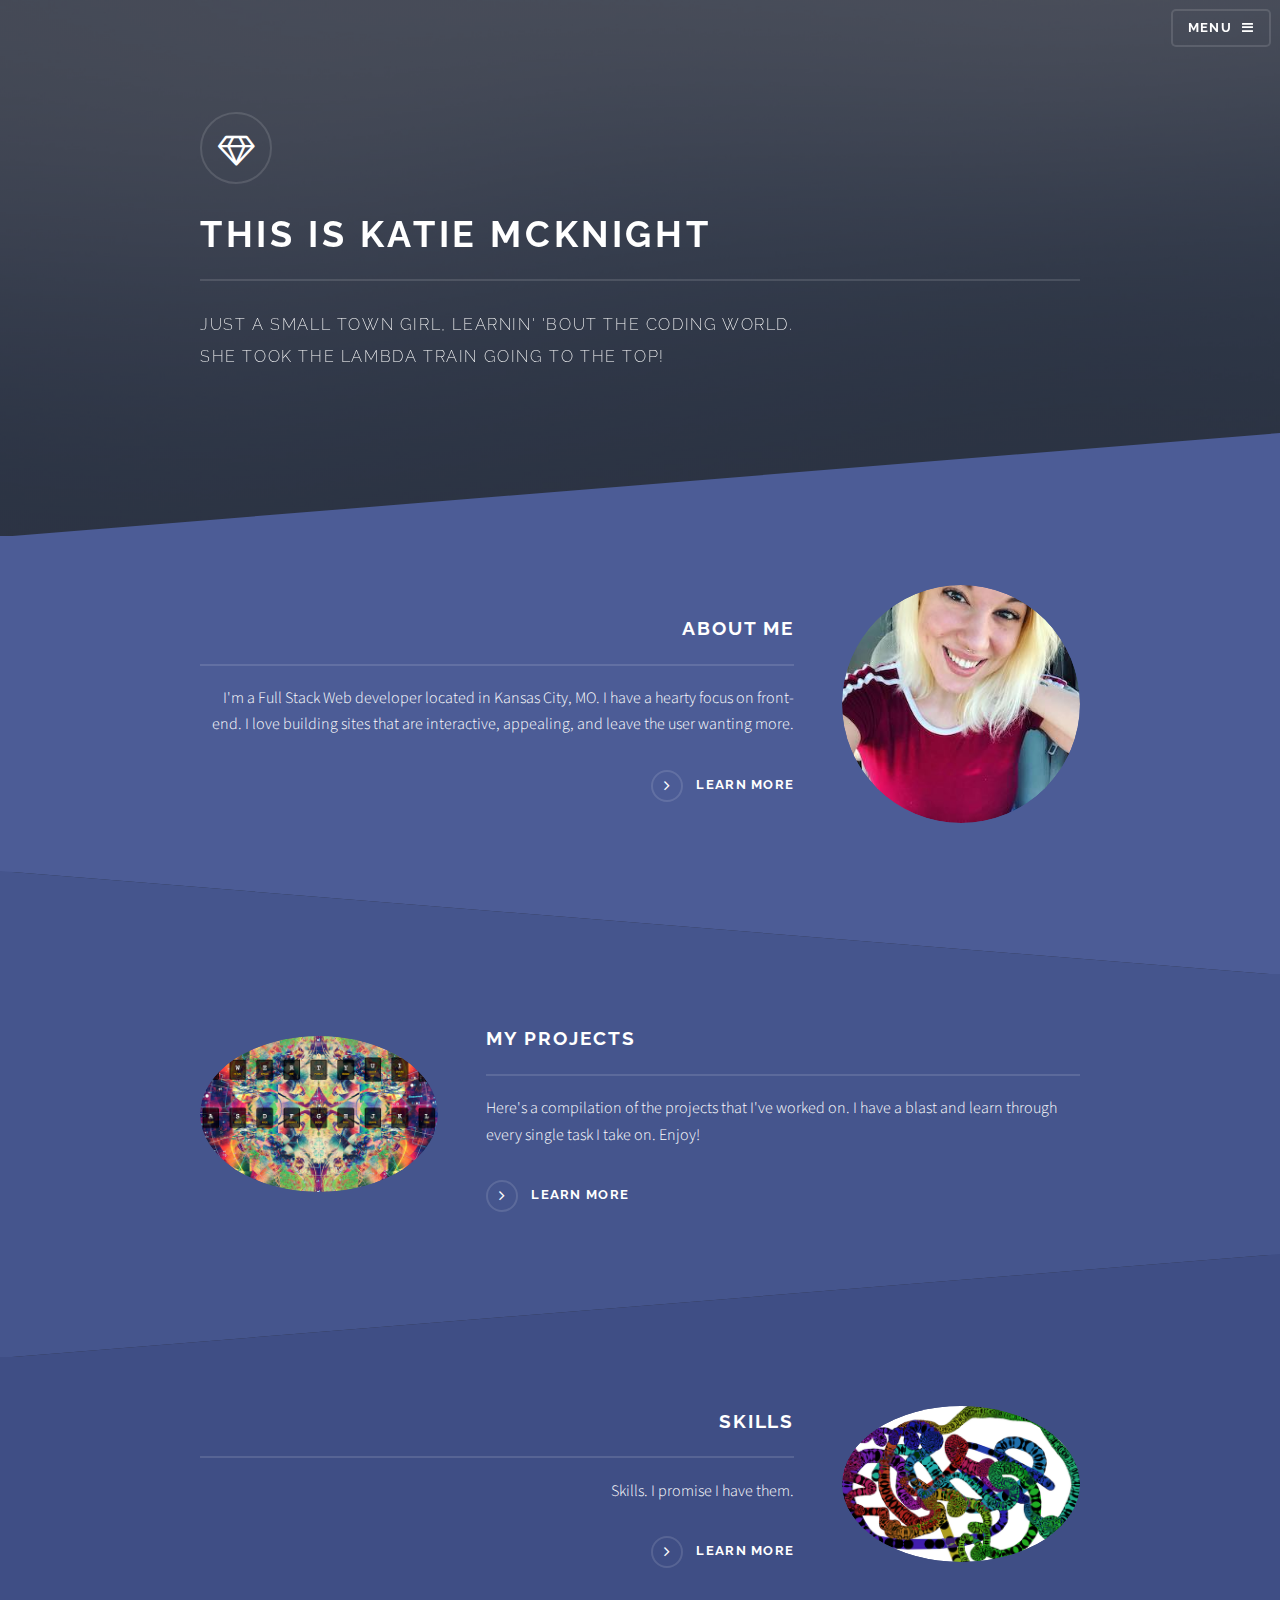
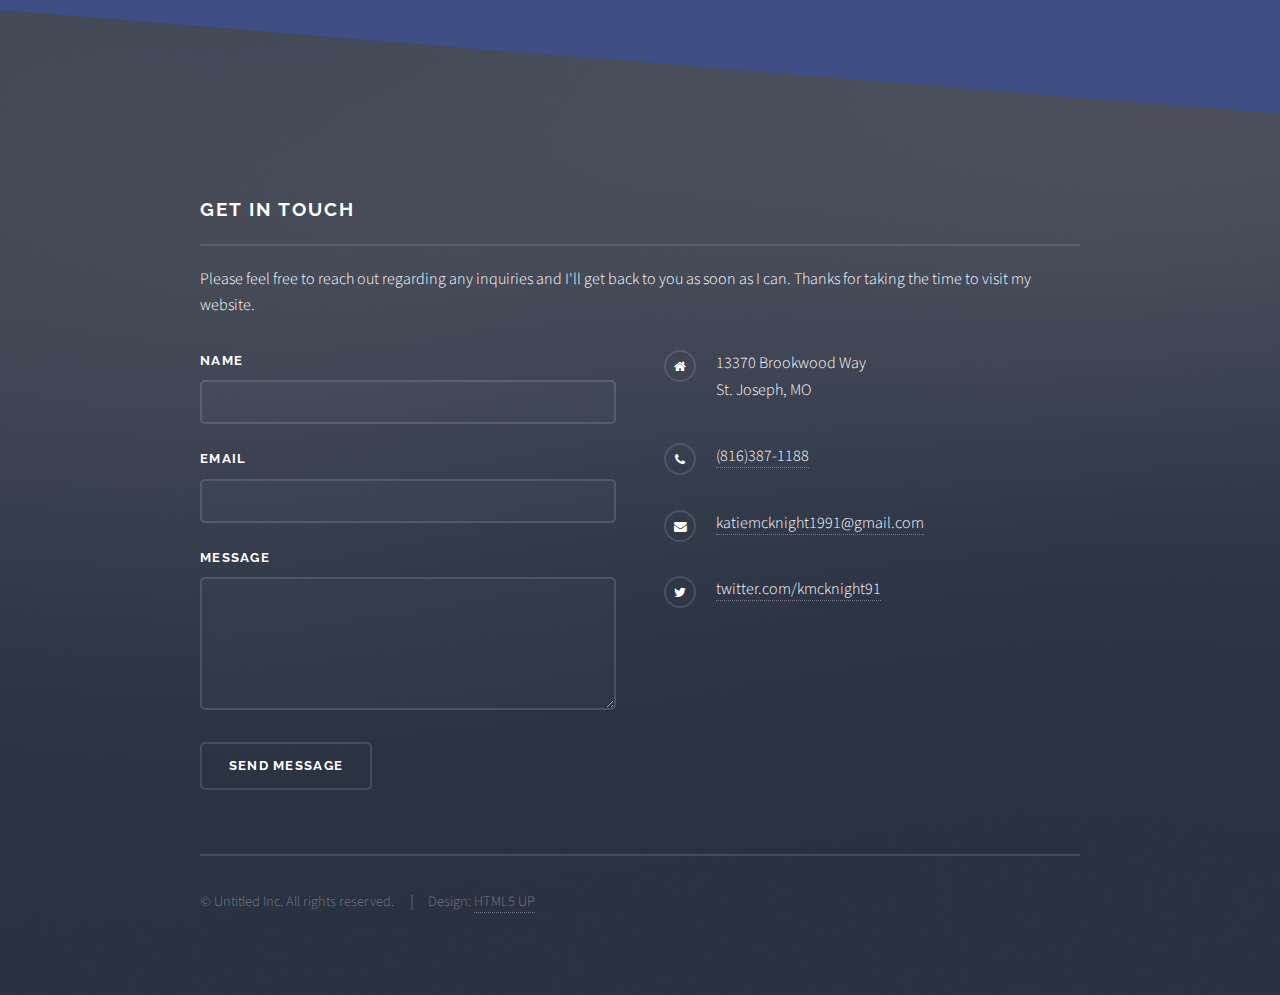
<file: index.html>
<!DOCTYPE html>
<!--
	Solid State by HTML5 UP
	html5up.net | @ajlkn
	Free for personal and commercial use under the CCA 3.0 license (html5up.net/license)
-->
<html>
  <head>
    <title>Katie McKnight</title>
    <meta charset="utf-8" />
    <meta
      name="viewport"
      content="width=device-width, initial-scale=1, user-scalable=no"
    />
    <link rel="stylesheet" href="assets/css/main.css" />
    <noscript><link rel="stylesheet" href="assets/css/noscript.css"/></noscript>
  </head>
  <body class="is-preload">
    <!-- Page Wrapper -->
    <div id="page-wrapper">
      <!-- Header -->
      <header id="header" class="alt">
        <h1><a href="index.html">Katie McKnight</a></h1>
        <nav>
          <a href="#menu">Menu</a>
        </nav>
      </header>

      <!-- Menu -->
      <nav id="menu">
        <div class="inner">
          <h2>Menu</h2>
          <ul class="links">
            <li><a href="index.html">Home</a></li>
            <li><a href="generic.html">About Me</a></li>
            <li><a href="elements.html">My Projects</a></li>
          </ul>
          <a href="#" class="close">Close</a>
        </div>
      </nav>

      <!-- Banner -->
      <section id="banner">
        <div class="inner">
          <div class="logo"><span class="icon fa-diamond"></span></div>
          <h2>This is Katie McKnight</h2>
          <p>
            Just a small town girl, learnin' 'bout the coding world. <br />
            She took the Lambda Train going to the top!
          </p>
        </div>
      </section>

      <!-- Wrapper -->
      <section id="wrapper">
        <!-- One -->
        <section id="one" class="wrapper spotlight style1">
          <div class="inner">
            <a href="#" class="image"><img src="images/me.jpg" alt=""/></a>
            <div class="content">
              <h2 class="major">About Me</h2>
              <p>
                I'm a Full Stack Web developer located in Kansas City, MO. I
                have a hearty focus on front-end. I love building sites that are
                interactive, appealing, and leave the user wanting more.
              </p>
              <a href="generic.html" class="special">Learn more</a>
            </div>
          </div>
        </section>

        <!-- Two -->
        <section id="two" class="wrapper alt spotlight style2">
          <div class="inner">
            <a href="#" class="image"><img src="images/pic04.png" alt=""/></a>
            <div class="content">
              <h2 class="major">My Projects</h2>
              <p>
                Here's a compilation of the projects that I've worked on. I have
                a blast and learn through every single task I take on. Enjoy!
              </p>
              <a href="elements.html" class="special">Learn more</a>
            </div>
          </div>
        </section>

        <!-- Three -->
        <section id="three" class="wrapper spotlight style3">
          <div class="inner">
            <a href="#" class="image"><img src="images/pic05.png" alt=""/></a>
            <div class="content">
              <h2 class="major">Skills</h2>
              <p>
                Skills. I promise I have them.
              </p>
              <a href="#" class="special">Learn more</a>
            </div>
          </div>
        </section>

        <!-- Four
        <section id="four" class="wrapper alt style1">
          <div class="inner">
            <h2 class="major">Vitae phasellus</h2>
            <p>
              Cras mattis ante fermentum, malesuada neque vitae, eleifend erat.
              Phasellus non pulvinar erat. Fusce tincidunt, nisl eget mattis
              egestas, purus ipsum consequat orci, sit amet lobortis lorem lacus
              in tellus. Sed ac elementum arcu. Quisque placerat auctor laoreet.
            </p>
            <section class="features">
              <article>
                <a href="#" class="image"
                  ><img src="images/pic04.jpg" alt=""
                /></a>
                <h3 class="major">Sed feugiat lorem</h3>
                <p>
                  Lorem ipsum dolor sit amet, consectetur adipiscing vehicula id
                  nulla dignissim dapibus ultrices.
                </p>
                <a href="#" class="special">Learn more</a>
              </article>
              <article>
                <a href="#" class="image"
                  ><img src="images/pic05.jpg" alt=""
                /></a>
                <h3 class="major">Nisl placerat</h3>
                <p>
                  Lorem ipsum dolor sit amet, consectetur adipiscing vehicula id
                  nulla dignissim dapibus ultrices.
                </p>
                <a href="#" class="special">Learn more</a>
              </article>
              <article>
                <a href="#" class="image"
                  ><img src="images/pic06.jpg" alt=""
                /></a>
                <h3 class="major">Ante fermentum</h3>
                <p>
                  Lorem ipsum dolor sit amet, consectetur adipiscing vehicula id
                  nulla dignissim dapibus ultrices.
                </p>
                <a href="#" class="special">Learn more</a>
              </article>
              <article>
                <a href="#" class="image"
                  ><img src="images/pic07.jpg" alt=""
                /></a>
                <h3 class="major">Fusce consequat</h3>
                <p>
                  Lorem ipsum dolor sit amet, consectetur adipiscing vehicula id
                  nulla dignissim dapibus ultrices.
                </p>
                <a href="#" class="special">Learn more</a>
              </article>
            </section>
            <ul class="actions">
              <li><a href="#" class="button">Browse All</a></li>
            </ul>
          </div>
        </section>
      </section> -->

      <!-- Footer -->
      <section id="footer">
        <div class="inner">
          <h2 class="major">Get in touch</h2>
          <p>
            Please feel free to reach out regarding any inquiries and I'll get
            back to you as soon as I can. Thanks for taking the time to visit my
            website.
          </p>
          <form action="https://formspree.io/katiemcknight1991@gmail.com" method="POST">
            <div class="fields">
              <div class="field">
                <label for="name">Name</label>
                <input type="text" name="name" id="name" />
              </div>
              <div class="field">
                <label for="email">Email</label>
                <input type="email" name="email" id="email" />
              </div>
              <div class="field">
                <label for="message">Message</label>
                <textarea name="message" id="message" rows="4"></textarea>
              </div>
            </div>
            <ul class="actions">
              <li><input type="submit" value="Send Message" /></li>
            </ul>
          </form>
          <ul class="contact">
            <li class="fa-home">
              13370 Brookwood Way<br />
              St. Joseph, MO
            </li>
            <li class="fa-phone">
              <a href="tel: 8163871188">(816)387-1188</a>
            </li>
            <li class="fa-envelope">
              <a href="mailto: katiemcknight1991@gmail.com"
                >katiemcknight1991@gmail.com</a
              >
            </li>
            <li class="fa-twitter">
              <a href="https://twitter.com/kmcknight91"
                >twitter.com/kmcknight91</a
              >
            </li>
          </ul>

          <ul class="copyright">
            <li>&copy; Untitled Inc. All rights reserved.</li>
            <li>Design: <a href="http://html5up.net">HTML5 UP</a></li>
          </ul>
        </div>
      </section>
    </div>

    <!-- Scripts -->
    <script src="assets/js/jquery.min.js"></script>
    <script src="assets/js/jquery.scrollex.min.js"></script>
    <script src="assets/js/browser.min.js"></script>
    <script src="assets/js/breakpoints.min.js"></script>
    <script src="assets/js/util.js"></script>
    <script src="assets/js/main.js"></script>
  </body>
</html>
</file>
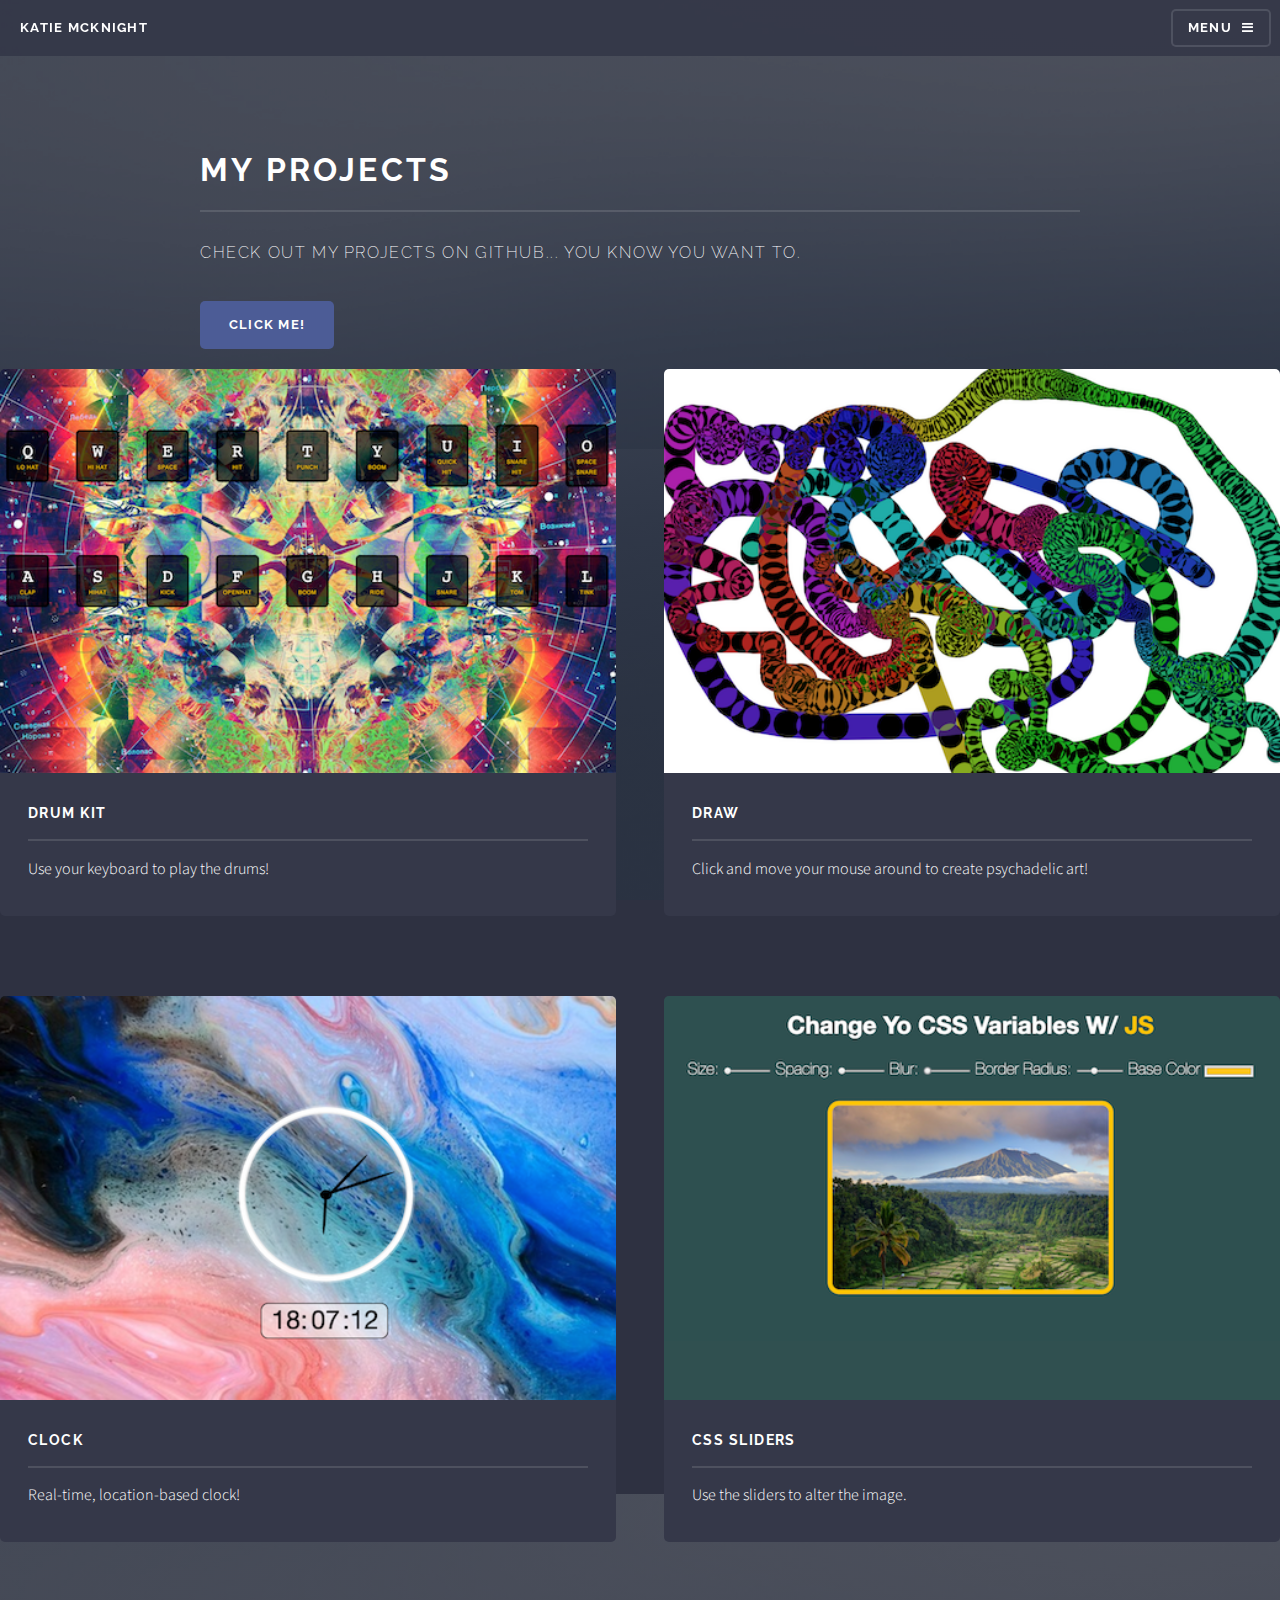
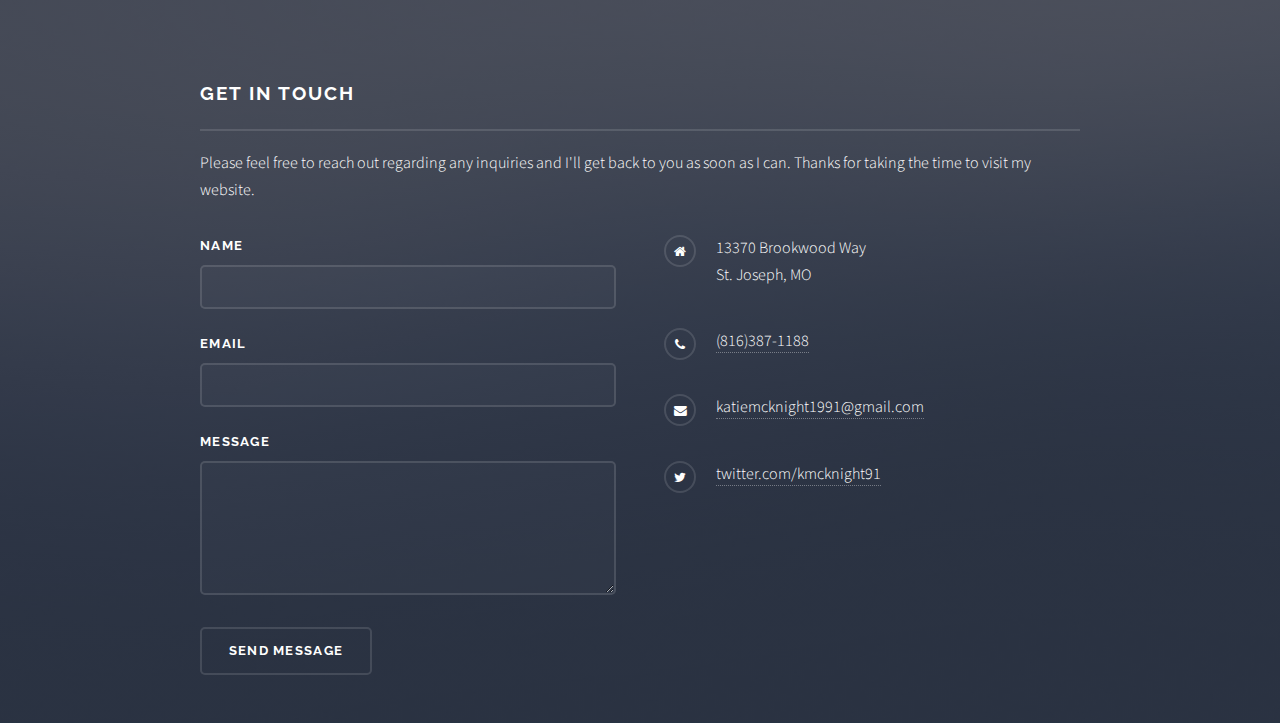
<file: elements.html>
<!DOCTYPE html>
<!--
	Solid State by HTML5 UP
	html5up.net | @ajlkn
	Free for personal and commercial use under the CCA 3.0 license (html5up.net/license)
-->
<html>
  <head>
    <title>Katie McKnight - My Projects</title>
    <meta charset="utf-8" />
    <meta
      name="viewport"
      content="width=device-width, initial-scale=1, user-scalable=no"
    />
    <link rel="stylesheet" href="assets/css/main.css" />
    <noscript><link rel="stylesheet" href="assets/css/noscript.css"/></noscript>
  </head>
  <body class="is-preload">
    <!-- Page Wrapper -->
    <div id="page-wrapper">
      <!-- Header -->
      <header id="header">
        <h1><a href="index.html">Katie McKnight</a></h1>
        <nav>
          <a href="#menu">Menu</a>
        </nav>
      </header>

      <!-- Menu -->
      <nav id="menu">
        <div class="inner">
          <h2>Menu</h2>
          <ul class="links">
            <li><a href="index.html">Home</a></li>
            <li><a href="generic.html">About Me</a></li>
            <li><a href="elements.html">My Projects</a></li>
          </ul>
          <a href="#" class="close">Close</a>
        </div>
      </nav>

      <!-- Wrapper -->
      <section id="wrapper">
        <header>
          <div class="inner">
            <h2>My Projects</h2>
            <p>Check out my projects on Github... you know you want to.</p>
            <a href="https://github.com/kmcknight1" class="button primary">Click Me!</a>
          </div>
		</header>
		
		
        <div class="project-wrapper">
			<section class="features">
				<article>
				  <a href="https://fervent-varahamihira-4c3225.netlify.com/" class="image"
					><img src="images/pic04.png" alt=""
				  /></a>
				  <h3 class="major">Drum Kit</h3>
				  <p>
					Use your keyboard to play the drums!
				  </p>
				</article>
				<article>
				  <a href="https://objective-einstein-77d300.netlify.com/" class="image"
					><img src="images/pic05.png" alt=""
				  /></a>
				  <h3 class="major">Draw</h3>
				  <p>
					Click and move your mouse around to create psychadelic art!
				  </p>
				 
				</article>
			  </section>
			  <section class="features">
				<article>
				  <a href="https://eloquent-mcclintock-1661f2.netlify.com/" class="image"
					><img src="images/pic07.png" alt=""
				  /></a>
				  <h3 class="major">Clock</h3>
				  <p>
					Real-time, location-based clock!
				  </p>
				  
				</article>
				<article>
				  <a href="https://sad-wing-c4c42c.netlify.com/" class="image"
					><img src="images/pic08.png" alt=""
				  /></a>
				  <h3 class="major">CSS Sliders</h3>
				  <p>
					Use the sliders to alter the image.
				  </p>
				  
				</article>
			  </section>
			</div>
		

        <!-- Content -->
        <!-- <div class="wrapper">
          <div class="inner">
            <section>
              <h3 class="major">Text</h3>
              <p>
                This is <b>bold</b> and this is <strong>strong</strong>. This is
                <i>italic</i> and this is <em>emphasized</em>. This is
                <sup>superscript</sup> text and this is
                <sub>subscript</sub> text. This is <u>underlined</u> and this is
                code: <code>for (;;) { ... }</code>. Finally,
                <a href="#">this is a link</a>.
              </p>
              <h4>Blockquote</h4>
              <blockquote>
                Fringilla nisl. Donec accumsan interdum nisi, quis tincidunt
                felis sagittis eget tempus euismod. Vestibulum ante ipsum primis
                in faucibus vestibulum. Blandit adipiscing eu felis iaculis
                volutpat ac adipiscing accumsan faucibus. Vestibulum ante ipsum
                primis in faucibus lorem ipsum dolor sit amet nullam adipiscing
                eu felis.
              </blockquote>
              <h4>Preformatted</h4>
              <pre><code>i = 0;

while (!deck.isInOrder()) {
  print 'Iteration ' + i;
  deck.shuffle();
  i++;
}

print 'It took ' + i + ' iterations to sort the deck.';</code></pre>
            </section>

            <section>
              <h3 class="major">Lists</h3>
              <div class="row">
                <div class="col-6 col-12-medium">
                  <h4>Unordered</h4>
                  <ul>
                    <li>Dolor pulvinar etiam.</li>
                    <li>Sagittis adipiscing.</li>
                    <li>Felis enim feugiat.</li>
                  </ul>
                  <h4>Alternate</h4>
                  <ul class="alt">
                    <li>Dolor pulvinar etiam.</li>
                    <li>Sagittis adipiscing.</li>
                    <li>Felis enim feugiat.</li>
                  </ul>
                </div>
                <div class="col-6 col-12-medium">
                  <h4>Ordered</h4>
                  <ol>
                    <li>Dolor pulvinar etiam.</li>
                    <li>Etiam vel felis viverra.</li>
                    <li>Felis enim feugiat.</li>
                    <li>Dolor pulvinar etiam.</li>
                    <li>Etiam vel felis lorem.</li>
                    <li>Felis enim et feugiat.</li>
                  </ol>
                  <h4>Icons</h4>
                  <ul class="icons">
                    <li>
                      <a href="#" class="icon fa-twitter"
                        ><span class="label">Twitter</span></a
                      >
                    </li>
                    <li>
                      <a href="#" class="icon fa-facebook"
                        ><span class="label">Facebook</span></a
                      >
                    </li>
                    <li>
                      <a href="#" class="icon fa-instagram"
                        ><span class="label">Instagram</span></a
                      >
                    </li>
                    <li>
                      <a href="#" class="icon fa-github"
                        ><span class="label">Github</span></a
                      >
                    </li>
                  </ul>
                </div>
              </div>
              <h4>Actions</h4>
              <div class="row">
                <div class="col-6 col-12-medium">
                  <ul class="actions">
                    <li><a href="#" class="button primary">Default</a></li>
                    <li><a href="#" class="button">Default</a></li>
                  </ul>
                  <ul class="actions small">
                    <li><a href="#" class="button primary small">Small</a></li>
                    <li><a href="#" class="button small">Small</a></li>
                  </ul>
                  <ul class="actions stacked">
                    <li><a href="#" class="button primary">Default</a></li>
                    <li><a href="#" class="button">Default</a></li>
                  </ul>
                  <ul class="actions stacked small">
                    <li><a href="#" class="button primary small">Small</a></li>
                    <li><a href="#" class="button small">Small</a></li>
                  </ul>
                </div>
                <div class="col-6 col-12-medium">
                  <ul class="actions stacked">
                    <li><a href="#" class="button primary fit">Default</a></li>
                    <li><a href="#" class="button fit">Default</a></li>
                  </ul>
                  <ul class="actions stacked small">
                    <li>
                      <a href="#" class="button primary small fit">Small</a>
                    </li>
                    <li><a href="#" class="button small fit">Small</a></li>
                  </ul>
                </div>
              </div>
              <h4>Pagination</h4>
              <ul class="pagination">
                <li><span class="button small disabled">Prev</span></li>
                <li><a href="#" class="page active">1</a></li>
                <li><a href="#" class="page">2</a></li>
                <li><a href="#" class="page">3</a></li>
                <li><span>&hellip;</span></li>
                <li><a href="#" class="page">8</a></li>
                <li><a href="#" class="page">9</a></li>
                <li><a href="#" class="page">10</a></li>
                <li><a href="#" class="button small">Next</a></li>
              </ul>
            </section>

            <section>
              <h3 class="major">Table</h3>
              <h4>Default</h4>
              <div class="table-wrapper">
                <table>
                  <thead>
                    <tr>
                      <th>Name</th>
                      <th>Description</th>
                      <th>Price</th>
                    </tr>
                  </thead>
                  <tbody>
                    <tr>
                      <td>Item One</td>
                      <td>Ante turpis integer aliquet porttitor.</td>
                      <td>29.99</td>
                    </tr>
                    <tr>
                      <td>Item Two</td>
                      <td>Vis ac commodo adipiscing arcu aliquet.</td>
                      <td>19.99</td>
                    </tr>
                    <tr>
                      <td>Item Three</td>
                      <td>Morbi faucibus arcu accumsan lorem.</td>
                      <td>29.99</td>
                    </tr>
                    <tr>
                      <td>Item Four</td>
                      <td>Vitae integer tempus condimentum.</td>
                      <td>19.99</td>
                    </tr>
                    <tr>
                      <td>Item Five</td>
                      <td>Ante turpis integer aliquet porttitor.</td>
                      <td>29.99</td>
                    </tr>
                  </tbody>
                  <tfoot>
                    <tr>
                      <td colspan="2"></td>
                      <td>100.00</td>
                    </tr>
                  </tfoot>
                </table>
              </div>

              <h4>Alternate</h4>
              <div class="table-wrapper">
                <table class="alt">
                  <thead>
                    <tr>
                      <th>Name</th>
                      <th>Description</th>
                      <th>Price</th>
                    </tr>
                  </thead>
                  <tbody>
                    <tr>
                      <td>Item One</td>
                      <td>Ante turpis integer aliquet porttitor.</td>
                      <td>29.99</td>
                    </tr>
                    <tr>
                      <td>Item Two</td>
                      <td>Vis ac commodo adipiscing arcu aliquet.</td>
                      <td>19.99</td>
                    </tr>
                    <tr>
                      <td>Item Three</td>
                      <td>Morbi faucibus arcu accumsan lorem.</td>
                      <td>29.99</td>
                    </tr>
                    <tr>
                      <td>Item Four</td>
                      <td>Vitae integer tempus condimentum.</td>
                      <td>19.99</td>
                    </tr>
                    <tr>
                      <td>Item Five</td>
                      <td>Ante turpis integer aliquet porttitor.</td>
                      <td>29.99</td>
                    </tr>
                  </tbody>
                  <tfoot>
                    <tr>
                      <td colspan="2"></td>
                      <td>100.00</td>
                    </tr>
                  </tfoot>
                </table>
              </div>
            </section>

            <section>
              <h3 class="major">Buttons</h3>
              <ul class="actions">
                <li><a href="#" class="button primary">Primary</a></li>
                <li><a href="#" class="button">Default</a></li>
              </ul>
              <ul class="actions">
                <li><a href="#" class="button large">Large</a></li>
                <li><a href="#" class="button small">Small</a></li>
              </ul>
              <ul class="actions fit">
                <li><a href="#" class="button fit">Fit</a></li>
                <li><a href="#" class="button primary fit">Fit</a></li>
                <li><a href="#" class="button fit">Fit</a></li>
              </ul>
              <ul class="actions fit small">
                <li>
                  <a href="#" class="button primary fit small">Fit + Small</a>
                </li>
                <li><a href="#" class="button fit small">Fit + Small</a></li>
                <li>
                  <a href="#" class="button primary fit small">Fit + Small</a>
                </li>
              </ul>
              <ul class="actions">
                <li>
                  <a href="#" class="button primary icon fa-download">Icon</a>
                </li>
                <li><a href="#" class="button icon fa-download">Icon</a></li>
              </ul>
              <ul class="actions">
                <li><span class="button primary disabled">Disabled</span></li>
                <li><span class="button disabled">Disabled</span></li>
              </ul>
            </section>

            <section>
              <h3 class="major">Form</h3>
              <form method="post" action="#">
                <div class="row gtr-uniform">
                  <div class="col-6 col-12-xsmall">
                    <label for="demo-name">Name</label>
                    <input
                      type="text"
                      name="demo-name"
                      id="demo-name"
                      value=""
                    />
                  </div>
                  <div class="col-6 col-12-xsmall">
                    <label for="demo-email">Email</label>
                    <input
                      type="email"
                      name="demo-email"
                      id="demo-email"
                      value=""
                    />
                  </div>
                  <div class="col-12">
                    <label for="demo-category">Category</label>
                    <select name="demo-category" id="demo-category">
                      <option value="">-</option>
                      <option value="1">Manufacturing</option>
                      <option value="1">Shipping</option>
                      <option value="1">Administration</option>
                      <option value="1">Human Resources</option>
                    </select>
                  </div>
                  <div class="col-4 col-12-small">
                    <input
                      type="radio"
                      id="demo-priority-low"
                      name="demo-priority"
                      checked
                    />
                    <label for="demo-priority-low">Low Priority</label>
                  </div>
                  <div class="col-4 col-12-small">
                    <input
                      type="radio"
                      id="demo-priority-normal"
                      name="demo-priority"
                    />
                    <label for="demo-priority-normal">Normal Priority</label>
                  </div>
                  <div class="col-4 col-12-small">
                    <input
                      type="radio"
                      id="demo-priority-high"
                      name="demo-priority"
                    />
                    <label for="demo-priority-high">High Priority</label>
                  </div>
                  <div class="col-6 col-12-small">
                    <input type="checkbox" id="demo-copy" name="demo-copy" />
                    <label for="demo-copy">Email me a copy</label>
                  </div>
                  <div class="col-6 col-12-small">
                    <input
                      type="checkbox"
                      id="demo-human"
                      name="demo-human"
                      checked
                    />
                    <label for="demo-human">Not a robot</label>
                  </div>
                  <div class="col-12">
                    <label for="demo-message">Message</label>
                    <textarea
                      name="demo-message"
                      id="demo-message"
                      rows="6"
                    ></textarea>
                  </div>
                  <div class="col-12">
                    <ul class="actions">
                      <li>
                        <input
                          type="submit"
                          value="Send Message"
                          class="primary"
                        />
                      </li>
                      <li><input type="reset" value="Reset" /></li>
                    </ul>
                  </div>
                </div>
              </form>
            </section>

            <section>
              <h3 class="major">Image</h3>
              <h4>Fit</h4>
              <div class="box alt">
                <div class="row gtr-uniform">
                  <div class="col-12">
                    <span class="image fit"
                      ><img src="images/pic08.jpg" alt=""
                    /></span>
                  </div>
                  <div class="col-4">
                    <span class="image fit"
                      ><img src="images/pic05.jpg" alt=""
                    /></span>
                  </div>
                  <div class="col-4">
                    <span class="image fit"
                      ><img src="images/pic06.jpg" alt=""
                    /></span>
                  </div>
                  <div class="col-4">
                    <span class="image fit"
                      ><img src="images/pic07.jpg" alt=""
                    /></span>
                  </div>
                  <div class="col-4">
                    <span class="image fit"
                      ><img src="images/pic07.jpg" alt=""
                    /></span>
                  </div>
                  <div class="col-4">
                    <span class="image fit"
                      ><img src="images/pic05.jpg" alt=""
                    /></span>
                  </div>
                  <div class="col-4">
                    <span class="image fit"
                      ><img src="images/pic06.jpg" alt=""
                    /></span>
                  </div>
                  <div class="col-4">
                    <span class="image fit"
                      ><img src="images/pic06.jpg" alt=""
                    /></span>
                  </div>
                  <div class="col-4">
                    <span class="image fit"
                      ><img src="images/pic07.jpg" alt=""
                    /></span>
                  </div>
                  <div class="col-4">
                    <span class="image fit"
                      ><img src="images/pic05.jpg" alt=""
                    /></span>
                  </div>
                </div>
              </div>
              <h4>Left &amp; Right</h4>
              <p>
                <span class="image left"
                  ><img src="images/pic01.jpg" alt=""/></span
                >Morbi mattis mi consectetur tortor elementum, varius
                pellentesque velit convallis. Aenean tincidunt lectus auctor
                mauris maximus, ac scelerisque ipsum tempor. Duis vulputate ex
                et ex tincidunt, quis lacinia velit aliquet. Duis non efficitur
                nisi, id malesuada justo. Maecenas sagittis felis ac sagittis
                semper. Curabitur purus leo, tempus sed finibus eget, fringilla
                quis risus. Maecenas et lorem quis sem varius sagittis et a est.
                Maecenas iaculis iaculis sem. Donec vel dolor at arcu tincidunt
                bibendum. Interdum et malesuada fames ac ante ipsum primis in
                faucibus. Fusce ut aliquet justo. Donec id neque ipsum. Integer
                eget ultricies odio. Nam vel ex a orci fringilla tincidunt.
                Aliquam eleifend ligula non velit accumsan cursus. Etiam ut
                gravida sapien. Morbi mattis mi consectetur tortor elementum,
                varius pellentesque velit convallis. Aenean tincidunt lectus
                auctor mauris maximus, ac scelerisque ipsum tempor. Duis
                vulputate ex et ex tincidunt, quis lacinia velit aliquet. Duis
                non efficitur nisi, id malesuada justo. Maecenas sagittis felis
                ac sagittis semper. Curabitur purus leo, tempus sed finibus
                eget, fringilla quis risus. Maecenas et lorem quis sem varius
                sagittis et a est. Maecenas iaculis iaculis sem. Donec vel dolor
                at arcu tincidunt bibendum. Interdum et malesuada fames ac ante
                ipsum primis in faucibus. Fusce ut aliquet justo. Donec id neque
                ipsum. Integer eget ultricies odio. Nam vel ex a orci fringilla
                tincidunt. Aliquam eleifend ligula non velit accumsan cursus.
                Etiam ut gravida sapien.
              </p>
              <p>
                <span class="image right"
                  ><img src="images/pic02.jpg" alt=""/></span
                >Vestibulum ultrices risus velit, sit amet blandit massa auctor
                sit amet. Sed eu lectus sem. Phasellus in odio at ipsum
                porttitor mollis id vel diam. Praesent sit amet posuere risus,
                eu faucibus lectus. Vivamus ex ligula, tempus pulvinar ipsum in,
                auctor porta quam. Proin nec dui cursus, posuere dui eget
                interdum. Fusce lectus magna, sagittis at facilisis vitae,
                pellentesque at etiam. Quisque posuere leo quis sem commodo, vel
                scelerisque nisi scelerisque. Suspendisse id quam vel tortor
                tincidunt suscipit. Nullam auctor orci eu dolor consectetur,
                interdum ullamcorper ante tincidunt. Mauris felis nec felis
                elementum varius. Nam sapien ante, varius in pulvinar vitae,
                rhoncus id massa. Donec varius ex in mauris ornare, eget euismod
                urna egestas. Etiam lacinia tempor ipsum, sodales porttitor
                justo. Aliquam dolor quam, semper in tortor eu, volutpat
                efficitur quam. Fusce nec fermentum nisl. Aenean erat diam,
                tempus aliquet erat. Etiam iaculis nulla ipsum, et pharetra
                libero rhoncus ut. Phasellus rutrum cursus velit, eget
                condimentum nunc blandit vel. In at pulvinar lectus. Morbi diam
                ante, vulputate et imperdiet eget, fermentum non dolor. Ut
                eleifend sagittis tincidunt. Sed viverra commodo mi, ac rhoncus
                justo. Duis neque ligula, elementum ut enim vel, posuere finibus
                justo. Vivamus facilisis maximus nibh quis pulvinar. Quisque
                hendrerit in ipsum id tellus facilisis fermentum. Proin mauris
                dui.
              </p>
            </section>
          </div>
        </div>
      </section> -->

      <!-- Footer -->
      <section id="footer">
        <div class="inner">
          <h2 class="major">Get in touch</h2>
          <p>
            Please feel free to reach out regarding any inquiries and I'll get
            back to you as soon as I can. Thanks for taking the time to visit my
            website.
          </p>
          <form method="post" action="https://formspree.io/katiemcknight1991@gmail.com">
            <div class="fields">
              <div class="field">
                <label for="name">Name</label>
                <input type="text" name="name" id="name" />
              </div>
              <div class="field">
                <label for="email">Email</label>
                <input type="email" name="email" id="email" />
              </div>
              <div class="field">
                <label for="message">Message</label>
                <textarea name="message" id="message" rows="4"></textarea>
              </div>
            </div>
            <ul class="actions">
              <li><input type="submit" value="Send Message" /></li>
            </ul>
          </form>
          <ul class="contact">
            <li class="fa-home">
              13370 Brookwood Way<br />
              St. Joseph, MO
            </li>
            <li class="fa-phone">
              <a href="tel: 8163871188">(816)387-1188</a>
            </li>
            <li class="fa-envelope">
              <a href="mailto: katiemcknight1991@gmail.com"
                >katiemcknight1991@gmail.com</a
              >
            </li>
            <li class="fa-twitter">
              <a href="https://twitter.com/kmcknight91"
                >twitter.com/kmcknight91</a
              >
            </li>
          </ul>
        </div>
      </section>
    </div>

    <!-- Scripts -->
    <script src="assets/js/jquery.min.js"></script>
    <script src="assets/js/jquery.scrollex.min.js"></script>
    <script src="assets/js/browser.min.js"></script>
    <script src="assets/js/breakpoints.min.js"></script>
    <script src="assets/js/util.js"></script>
    <script src="assets/js/main.js"></script>
  </body>
</html>
</file>
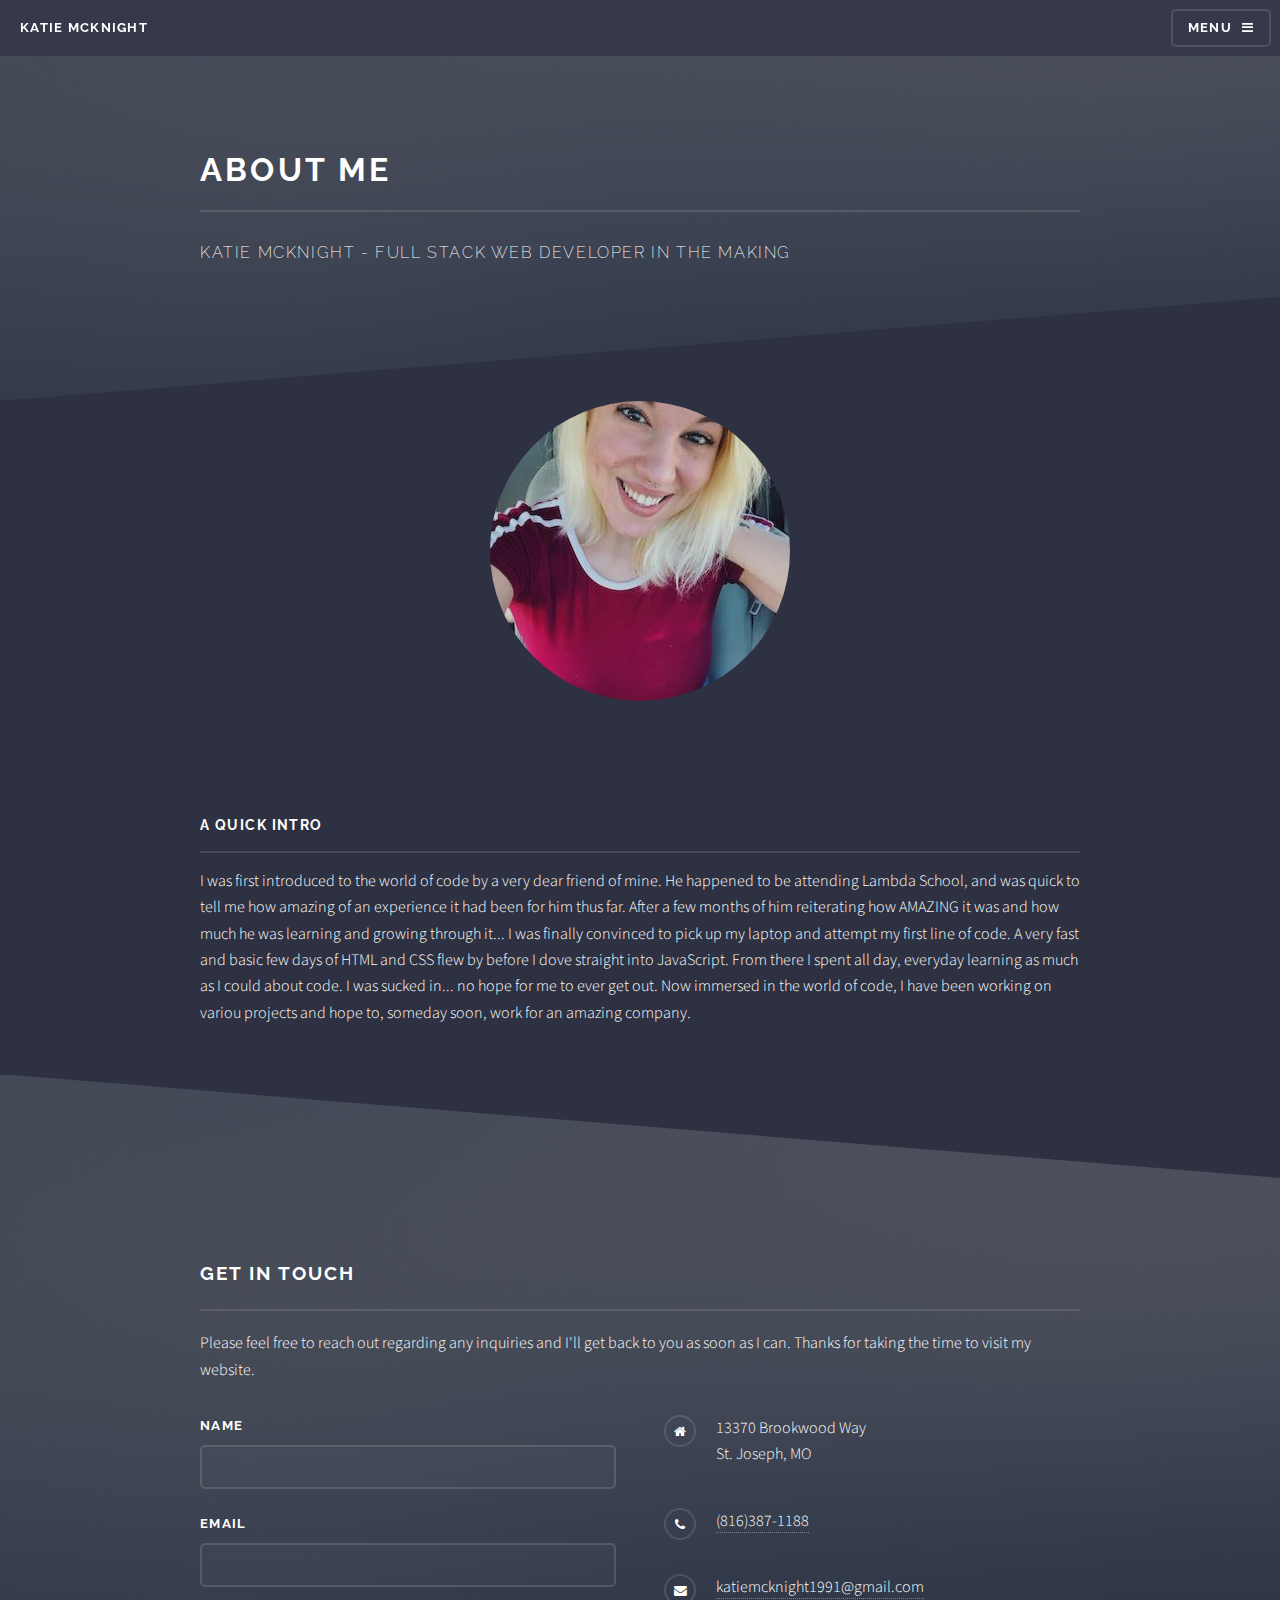
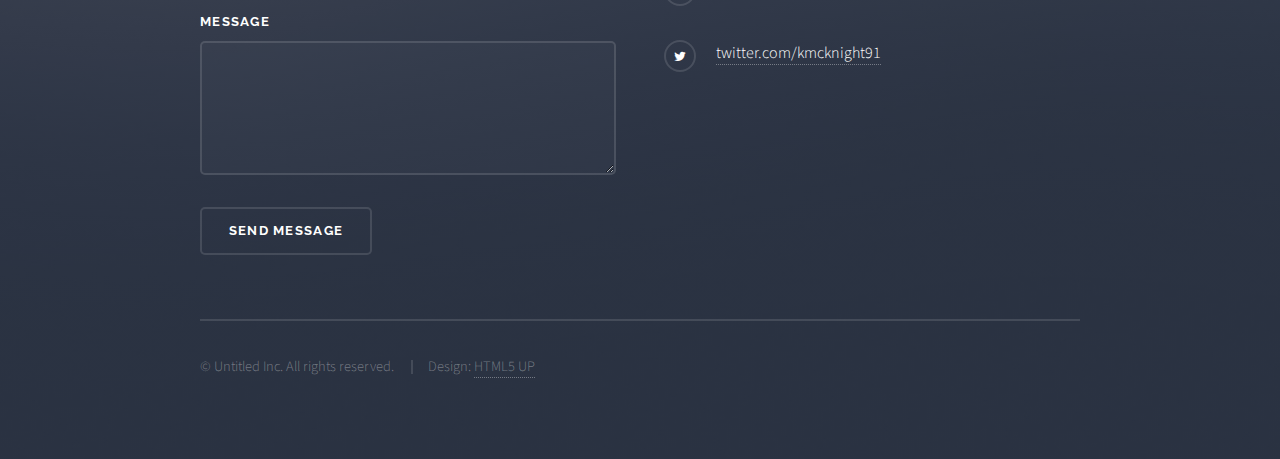
<file: generic.html>
<!DOCTYPE html>
<!--
	Solid State by HTML5 UP
	html5up.net | @ajlkn
	Free for personal and commercial use under the CCA 3.0 license (html5up.net/license)
-->
<html>
  <head>
    <title>Katie McKnight - About Me</title>
    <meta charset="utf-8" />
    <meta
      name="viewport"
      content="width=device-width, initial-scale=1, user-scalable=no"
    />
    <link rel="stylesheet" href="assets/css/main.css" />
    <noscript><link rel="stylesheet" href="assets/css/noscript.css"/></noscript>
  </head>
  <body class="is-preload">
    <!-- Page Wrapper -->
    <div id="page-wrapper">
      <!-- Header -->
      <header id="header">
        <h1><a href="index.html">Katie McKnight</a></h1>
        <nav>
          <a href="#menu">Menu</a>
        </nav>
      </header>

      <!-- Menu -->
      <nav id="menu">
        <div class="inner">
          <h2>Menu</h2>
          <ul class="links">
            <li><a href="index.html">Home</a></li>
            <li><a href="generic.html">About Me</a></li>
            <li><a href="elements.html">My Projects</a></li>
          </ul>
          <a href="#" class="close">Close</a>
        </div>
      </nav>

      <!-- Wrapper -->
      <section id="wrapper">
        <header>
          <div class="inner">
            <h2>About Me</h2>
            <p>Katie McKnight - Full stack web developer in the making</p>
          </div>
        </header>

        <!-- Content -->
        <div class="wrapper">
          <div class="me-img-container">
            <img class="me-img" src="images/me.jpg" />
          </div>
          <div class="inner">
            <h3 class="major">A quick intro</h3>
            <p>
              I was first introduced to the world of code by a very dear friend
              of mine. He happened to be attending Lambda School, and was quick
              to tell me how amazing of an experience it had been for him thus
              far. After a few months of him reiterating how AMAZING it was and
              how much he was learning and growing through it... I was finally
              convinced to pick up my laptop and attempt my first line of code.
              A very fast and basic few days of HTML and CSS flew by before I
              dove straight into JavaScript. From there I spent all day,
              everyday learning as much as I could about code. I was sucked
              in... no hope for me to ever get out. Now immersed in the world of
              code, I have been working on variou projects and hope to, someday
              soon, work for an amazing company.
            </p>
          </div>
        </div>
      </section>

      <!-- Footer -->
      <section id="footer">
        <div class="inner">
          <h2 class="major">Get in touch</h2>
          <p>
            Please feel free to reach out regarding any inquiries and I'll get
            back to you as soon as I can. Thanks for taking the time to visit my
            website.
          </p>
          <form
            method="post"
            action="https://formspree.io/katiemcknight1991@gmail.com"
          >
            <div class="fields">
              <div class="field">
                <label for="name">Name</label>
                <input type="text" name="name" id="name" />
              </div>
              <div class="field">
                <label for="email">Email</label>
                <input type="email" name="email" id="email" />
              </div>
              <div class="field">
                <label for="message">Message</label>
                <textarea name="message" id="message" rows="4"></textarea>
              </div>
            </div>
            <ul class="actions">
              <li><input type="submit" value="Send Message" /></li>
            </ul>
          </form>
          <ul class="contact">
            <li class="fa-home">
              13370 Brookwood Way<br />
              St. Joseph, MO
            </li>
            <li class="fa-phone">
              <a href="tel: 8163871188">(816)387-1188</a>
            </li>
            <li class="fa-envelope">
              <a href="mailto: katiemcknight1991@gmail.com"
                >katiemcknight1991@gmail.com</a
              >
            </li>
            <li class="fa-twitter">
              <a href="https://twitter.com/kmcknight91"
                >twitter.com/kmcknight91</a
              >
            </li>
          </ul>
          <ul class="copyright">
            <li>&copy; Untitled Inc. All rights reserved.</li>
            <li>Design: <a href="http://html5up.net">HTML5 UP</a></li>
          </ul>
        </div>
      </section>
    </div>

    <!-- Scripts -->
    <script src="assets/js/jquery.min.js"></script>
    <script src="assets/js/jquery.scrollex.min.js"></script>
    <script src="assets/js/browser.min.js"></script>
    <script src="assets/js/breakpoints.min.js"></script>
    <script src="assets/js/util.js"></script>
    <script src="assets/js/main.js"></script>
  </body>
</html>
</file>
<file: assets/css/noscript.css>
/*
	Solid State by HTML5 UP
	html5up.net | @ajlkn
	Free for personal and commercial use under the CCA 3.0 license (html5up.net/license)
*/

/* Banner */

	body.is-preload #banner .logo {
		-moz-transform: none;
		-webkit-transform: none;
		-ms-transform: none;
		transform: none;
		opacity: 1;
	}

	body.is-preload #banner h2 {
		opacity: 1;
		-moz-transform: none;
		-webkit-transform: none;
		-ms-transform: none;
		transform: none;
		-moz-filter: none;
		-webkit-filter: none;
		-ms-filter: none;
		filter: none;
	}

	body.is-preload #banner p {
		opacity: 01;
		-moz-transform: none;
		-webkit-transform: none;
		-ms-transform: none;
		transform: none;
		-moz-filter: none;
		-webkit-filter: none;
		-ms-filter: none;
		filter: none;
	}
</file>
<file: assets/css/main.css>
@import url(font-awesome.min.css);
@import url("https://fonts.googleapis.com/css?family=Raleway:200,700|Source+Sans+Pro:300,600,300italic,600italic");

/*
	Solid State by HTML5 UP
	html5up.net | @ajlkn
	Free for personal and commercial use under the CCA 3.0 license (html5up.net/license)
*/

html,
body,
div,
span,
applet,
object,
iframe,
h1,
h2,
h3,
h4,
h5,
h6,
p,
blockquote,
pre,
a,
abbr,
acronym,
address,
big,
cite,
code,
del,
dfn,
em,
img,
ins,
kbd,
q,
s,
samp,
small,
strike,
strong,
sub,
sup,
tt,
var,
b,
u,
i,
center,
dl,
dt,
dd,
ol,
ul,
li,
fieldset,
form,
label,
legend,
table,
caption,
tbody,
tfoot,
thead,
tr,
th,
td,
article,
aside,
canvas,
details,
embed,
figure,
figcaption,
footer,
header,
hgroup,
menu,
nav,
output,
ruby,
section,
summary,
time,
mark,
audio,
video {
  margin: 0;
  padding: 0;
  border: 0;
  font-size: 100%;
  font: inherit;
  vertical-align: baseline;
}

article,
aside,
details,
figcaption,
figure,
footer,
header,
hgroup,
menu,
nav,
section {
  display: block;
}

body {
  line-height: 1;
}

ol,
ul {
  list-style: none;
}

blockquote,
q {
  quotes: none;
}

blockquote:before,
blockquote:after,
q:before,
q:after {
  content: "";
  content: none;
}

table {
  border-collapse: collapse;
  border-spacing: 0;
}

body {
  -webkit-text-size-adjust: none;
}

mark {
  background-color: transparent;
  color: inherit;
}

input::-moz-focus-inner {
  border: 0;
  padding: 0;
}

input,
select,
textarea {
  -moz-appearance: none;
  -webkit-appearance: none;
  -ms-appearance: none;
  appearance: none;
}

/* Basic */

@-ms-viewport {
  width: device-width;
}

body {
  -ms-overflow-style: scrollbar;
}

@media screen and (max-width: 480px) {
  html,
  body {
    min-width: 320px;
  }
}

html {
  box-sizing: border-box;
}

*,
*:before,
*:after {
  box-sizing: inherit;
}

body {
  background-color: #2e3141;
  background-image: linear-gradient(
      to top,
      rgba(46, 49, 65, 0.8),
      rgba(46, 49, 65, 0.8)
    ),
    url("../../images/bg.jpg");
  background-size: auto, cover;
  background-attachment: fixed, fixed;
  background-position: center, center;
}

body.is-preload *,
body.is-preload *:before,
body.is-preload *:after {
  -moz-animation: none !important;
  -webkit-animation: none !important;
  -ms-animation: none !important;
  animation: none !important;
  -moz-transition: none !important;
  -webkit-transition: none !important;
  -ms-transition: none !important;
  transition: none !important;
}

/* Type */

body,
input,
select,
textarea {
  color: #ffffff;
  font-family: "Source Sans Pro", Helvetica, sans-serif;
  font-size: 16.5pt;
  font-weight: 300;
  line-height: 1.65;
}

@media screen and (max-width: 1680px) {
  body,
  input,
  select,
  textarea {
    font-size: 13pt;
  }
}

@media screen and (max-width: 1280px) {
  body,
  input,
  select,
  textarea {
    font-size: 12pt;
  }
}

@media screen and (max-width: 980px) {
  body,
  input,
  select,
  textarea {
    font-size: 12pt;
  }
}

@media screen and (max-width: 736px) {
  body,
  input,
  select,
  textarea {
    font-size: 12pt;
  }
}

@media screen and (max-width: 480px) {
  body,
  input,
  select,
  textarea {
    font-size: 12pt;
  }
}

a {
  -moz-transition: color 0.2s ease-in-out, border-bottom-color 0.2s ease-in-out;
  -webkit-transition: color 0.2s ease-in-out,
    border-bottom-color 0.2s ease-in-out;
  -ms-transition: color 0.2s ease-in-out, border-bottom-color 0.2s ease-in-out;
  transition: color 0.2s ease-in-out, border-bottom-color 0.2s ease-in-out;
  border-bottom: dotted 1px rgba(255, 255, 255, 0.35);
  color: #ffffff;
  text-decoration: none;
}

a:hover {
  border-bottom-color: transparent;
  color: #ffffff !important;
}

a.special:not(.button) {
  text-decoration: none;
  border-bottom: 0;
  display: block;
  font-family: Raleway, Helvetica, sans-serif;
  font-size: 0.8em;
  font-weight: 700;
  letter-spacing: 0.1em;
  margin: 0 0 2em 0;
  text-transform: uppercase;
}

a.special:not(.button):before {
  -moz-osx-font-smoothing: grayscale;
  -webkit-font-smoothing: antialiased;
  font-family: FontAwesome;
  font-style: normal;
  font-weight: normal;
  text-transform: none !important;
}

a.special:not(.button):before {
  -moz-transition: background-color 0.2s ease-in-out;
  -webkit-transition: background-color 0.2s ease-in-out;
  -ms-transition: background-color 0.2s ease-in-out;
  transition: background-color 0.2s ease-in-out;
  border-radius: 100%;
  border: solid 2px rgba(255, 255, 255, 0.125);
  content: "\f105";
  display: inline-block;
  font-size: 1.25em;
  height: 2em;
  line-height: 1.65em;
  margin-right: 0.85em;
  text-align: center;
  text-indent: 0.15em;
  vertical-align: middle;
  width: 2em;
}

a.special:not(.button):hover:before {
  background-color: rgba(255, 255, 255, 0.025);
}

a.special:not(.button):active:before {
  background-color: rgba(255, 255, 255, 0.075);
}

strong,
b {
  color: #ffffff;
  font-weight: 600;
}

em,
i {
  font-style: italic;
}

p {
  margin: 0 0 2em 0;
}

h1,
h2,
h3,
h4,
h5,
h6 {
  color: #ffffff;
  font-family: Raleway, Helvetica, sans-serif;
  font-weight: 700;
  letter-spacing: 0.1em;
  margin: 0 0 1em 0;
  text-transform: uppercase;
}

h1 a,
h2 a,
h3 a,
h4 a,
h5 a,
h6 a {
  color: inherit;
  text-decoration: none;
  border-bottom: 0;
}

h1 span,
h2 span,
h3 span,
h4 span,
h5 span,
h6 span {
  font-weight: 200;
}

h1.major,
h2.major,
h3.major,
h4.major,
h5.major,
h6.major {
  padding-bottom: 1em;
  border-bottom: solid 2px rgba(255, 255, 255, 0.125);
}

h2 {
  font-size: 1.2em;
}

h3 {
  font-size: 0.9em;
}

h4 {
  font-size: 0.7em;
}

h5 {
  font-size: 0.7em;
}

h6 {
  font-size: 0.7em;
}

@media screen and (max-width: 736px) {
  h2 {
    font-size: 1em;
  }

  h3 {
    font-size: 0.8em;
  }
}

sub {
  font-size: 0.8em;
  position: relative;
  top: 0.5em;
}

sup {
  font-size: 0.8em;
  position: relative;
  top: -0.5em;
}

blockquote {
  border-left: solid 4px rgba(255, 255, 255, 0.125);
  font-style: italic;
  margin: 0 0 2em 0;
  padding: 0.5em 0 0.5em 2em;
}

code {
  background: rgba(255, 255, 255, 0.025);
  border-radius: 5px;
  border: solid 2px rgba(255, 255, 255, 0.125);
  font-family: "Courier New", monospace;
  font-size: 0.9em;
  margin: 0 0.25em;
  padding: 0.25em 0.65em;
}

pre {
  -webkit-overflow-scrolling: touch;
  font-family: "Courier New", monospace;
  font-size: 0.9em;
  margin: 0 0 2em 0;
}

pre code {
  display: block;
  line-height: 1.75em;
  padding: 1em 1.5em;
  overflow-x: auto;
}

hr {
  border: 0;
  border-bottom: solid 2px rgba(255, 255, 255, 0.125);
  margin: 2.5em 0;
}

hr.major {
  margin: 4em 0;
}

.align-left {
  text-align: left;
}

.align-center {
  text-align: center;
}

.align-right {
  text-align: right;
}

/* Row */

.row {
  display: flex;
  flex-wrap: wrap;
  box-sizing: border-box;
  align-items: stretch;
}

.row > * {
  box-sizing: border-box;
}

.row.gtr-uniform > * > :last-child {
  margin-bottom: 0;
}

.row.aln-left {
  justify-content: flex-start;
}

.row.aln-center {
  justify-content: center;
}

.row.aln-right {
  justify-content: flex-end;
}

.row.aln-top {
  align-items: flex-start;
}

.row.aln-middle {
  align-items: center;
}

.row.aln-bottom {
  align-items: flex-end;
}

.row > .imp {
  order: -1;
}

.row > .col-1 {
  width: 8.3333333333%;
}

.row > .off-1 {
  margin-left: 8.3333333333%;
}

.row > .col-2 {
  width: 16.6666666667%;
}

.row > .off-2 {
  margin-left: 16.6666666667%;
}

.row > .col-3 {
  width: 25%;
}

.row > .off-3 {
  margin-left: 25%;
}

.row > .col-4 {
  width: 33.3333333333%;
}

.row > .off-4 {
  margin-left: 33.3333333333%;
}

.row > .col-5 {
  width: 41.6666666667%;
}

.row > .off-5 {
  margin-left: 41.6666666667%;
}

.row > .col-6 {
  width: 50%;
}

.row > .off-6 {
  margin-left: 50%;
}

.row > .col-7 {
  width: 58.3333333333%;
}

.row > .off-7 {
  margin-left: 58.3333333333%;
}

.row > .col-8 {
  width: 66.6666666667%;
}

.row > .off-8 {
  margin-left: 66.6666666667%;
}

.row > .col-9 {
  width: 75%;
}

.row > .off-9 {
  margin-left: 75%;
}

.row > .col-10 {
  width: 83.3333333333%;
}

.row > .off-10 {
  margin-left: 83.3333333333%;
}

.row > .col-11 {
  width: 91.6666666667%;
}

.row > .off-11 {
  margin-left: 91.6666666667%;
}

.row > .col-12 {
  width: 100%;
}

.row > .off-12 {
  margin-left: 100%;
}

.row.gtr-0 {
  margin-top: 0;
  margin-left: 0em;
}

.row.gtr-0 > * {
  padding: 0 0 0 0em;
}

.row.gtr-0.gtr-uniform {
  margin-top: 0em;
}

.row.gtr-0.gtr-uniform > * {
  padding-top: 0em;
}

.row.gtr-25 {
  margin-top: 0;
  margin-left: -0.4375em;
}

.row.gtr-25 > * {
  padding: 0 0 0 0.4375em;
}

.row.gtr-25.gtr-uniform {
  margin-top: -0.4375em;
}

.row.gtr-25.gtr-uniform > * {
  padding-top: 0.4375em;
}

.row.gtr-50 {
  margin-top: 0;
  margin-left: -0.875em;
}

.row.gtr-50 > * {
  padding: 0 0 0 0.875em;
}

.row.gtr-50.gtr-uniform {
  margin-top: -0.875em;
}

.row.gtr-50.gtr-uniform > * {
  padding-top: 0.875em;
}

.row {
  margin-top: 0;
  margin-left: -1.75em;
}

.row > * {
  padding: 0 0 0 1.75em;
}

.row.gtr-uniform {
  margin-top: -1.75em;
}

.row.gtr-uniform > * {
  padding-top: 1.75em;
}

.row.gtr-150 {
  margin-top: 0;
  margin-left: -2.625em;
}

.row.gtr-150 > * {
  padding: 0 0 0 2.625em;
}

.row.gtr-150.gtr-uniform {
  margin-top: -2.625em;
}

.row.gtr-150.gtr-uniform > * {
  padding-top: 2.625em;
}

.row.gtr-200 {
  margin-top: 0;
  margin-left: -3.5em;
}

.row.gtr-200 > * {
  padding: 0 0 0 3.5em;
}

.row.gtr-200.gtr-uniform {
  margin-top: -3.5em;
}

.row.gtr-200.gtr-uniform > * {
  padding-top: 3.5em;
}

@media screen and (max-width: 1680px) {
  .row {
    display: flex;
    flex-wrap: wrap;
    box-sizing: border-box;
    align-items: stretch;
  }

  .row > * {
    box-sizing: border-box;
  }

  .row.gtr-uniform > * > :last-child {
    margin-bottom: 0;
  }

  .row.aln-left {
    justify-content: flex-start;
  }

  .row.aln-center {
    justify-content: center;
  }

  .row.aln-right {
    justify-content: flex-end;
  }

  .row.aln-top {
    align-items: flex-start;
  }

  .row.aln-middle {
    align-items: center;
  }

  .row.aln-bottom {
    align-items: flex-end;
  }

  .row > .imp-xlarge {
    order: -1;
  }

  .row > .col-1-xlarge {
    width: 8.3333333333%;
  }

  .row > .off-1-xlarge {
    margin-left: 8.3333333333%;
  }

  .row > .col-2-xlarge {
    width: 16.6666666667%;
  }

  .row > .off-2-xlarge {
    margin-left: 16.6666666667%;
  }

  .row > .col-3-xlarge {
    width: 25%;
  }

  .row > .off-3-xlarge {
    margin-left: 25%;
  }

  .row > .col-4-xlarge {
    width: 33.3333333333%;
  }

  .row > .off-4-xlarge {
    margin-left: 33.3333333333%;
  }

  .row > .col-5-xlarge {
    width: 41.6666666667%;
  }

  .row > .off-5-xlarge {
    margin-left: 41.6666666667%;
  }

  .row > .col-6-xlarge {
    width: 50%;
  }

  .row > .off-6-xlarge {
    margin-left: 50%;
  }

  .row > .col-7-xlarge {
    width: 58.3333333333%;
  }

  .row > .off-7-xlarge {
    margin-left: 58.3333333333%;
  }

  .row > .col-8-xlarge {
    width: 66.6666666667%;
  }

  .row > .off-8-xlarge {
    margin-left: 66.6666666667%;
  }

  .row > .col-9-xlarge {
    width: 75%;
  }

  .row > .off-9-xlarge {
    margin-left: 75%;
  }

  .row > .col-10-xlarge {
    width: 83.3333333333%;
  }

  .row > .off-10-xlarge {
    margin-left: 83.3333333333%;
  }

  .row > .col-11-xlarge {
    width: 91.6666666667%;
  }

  .row > .off-11-xlarge {
    margin-left: 91.6666666667%;
  }

  .row > .col-12-xlarge {
    width: 100%;
  }

  .row > .off-12-xlarge {
    margin-left: 100%;
  }

  .row.gtr-0 {
    margin-top: 0;
    margin-left: 0em;
  }

  .row.gtr-0 > * {
    padding: 0 0 0 0em;
  }

  .row.gtr-0.gtr-uniform {
    margin-top: 0em;
  }

  .row.gtr-0.gtr-uniform > * {
    padding-top: 0em;
  }

  .row.gtr-25 {
    margin-top: 0;
    margin-left: -0.4375em;
  }

  .row.gtr-25 > * {
    padding: 0 0 0 0.4375em;
  }

  .row.gtr-25.gtr-uniform {
    margin-top: -0.4375em;
  }

  .row.gtr-25.gtr-uniform > * {
    padding-top: 0.4375em;
  }

  .row.gtr-50 {
    margin-top: 0;
    margin-left: -0.875em;
  }

  .row.gtr-50 > * {
    padding: 0 0 0 0.875em;
  }

  .row.gtr-50.gtr-uniform {
    margin-top: -0.875em;
  }

  .row.gtr-50.gtr-uniform > * {
    padding-top: 0.875em;
  }

  .row {
    margin-top: 0;
    margin-left: -1.75em;
  }

  .row > * {
    padding: 0 0 0 1.75em;
  }

  .row.gtr-uniform {
    margin-top: -1.75em;
  }

  .row.gtr-uniform > * {
    padding-top: 1.75em;
  }

  .row.gtr-150 {
    margin-top: 0;
    margin-left: -2.625em;
  }

  .row.gtr-150 > * {
    padding: 0 0 0 2.625em;
  }

  .row.gtr-150.gtr-uniform {
    margin-top: -2.625em;
  }

  .row.gtr-150.gtr-uniform > * {
    padding-top: 2.625em;
  }

  .row.gtr-200 {
    margin-top: 0;
    margin-left: -3.5em;
  }

  .row.gtr-200 > * {
    padding: 0 0 0 3.5em;
  }

  .row.gtr-200.gtr-uniform {
    margin-top: -3.5em;
  }

  .row.gtr-200.gtr-uniform > * {
    padding-top: 3.5em;
  }
}

@media screen and (max-width: 1280px) {
  .row {
    display: flex;
    flex-wrap: wrap;
    box-sizing: border-box;
    align-items: stretch;
  }

  .row > * {
    box-sizing: border-box;
  }

  .row.gtr-uniform > * > :last-child {
    margin-bottom: 0;
  }

  .row.aln-left {
    justify-content: flex-start;
  }

  .row.aln-center {
    justify-content: center;
  }

  .row.aln-right {
    justify-content: flex-end;
  }

  .row.aln-top {
    align-items: flex-start;
  }

  .row.aln-middle {
    align-items: center;
  }

  .row.aln-bottom {
    align-items: flex-end;
  }

  .row > .imp-large {
    order: -1;
  }

  .row > .col-1-large {
    width: 8.3333333333%;
  }

  .row > .off-1-large {
    margin-left: 8.3333333333%;
  }

  .row > .col-2-large {
    width: 16.6666666667%;
  }

  .row > .off-2-large {
    margin-left: 16.6666666667%;
  }

  .row > .col-3-large {
    width: 25%;
  }

  .row > .off-3-large {
    margin-left: 25%;
  }

  .row > .col-4-large {
    width: 33.3333333333%;
  }

  .row > .off-4-large {
    margin-left: 33.3333333333%;
  }

  .row > .col-5-large {
    width: 41.6666666667%;
  }

  .row > .off-5-large {
    margin-left: 41.6666666667%;
  }

  .row > .col-6-large {
    width: 50%;
  }

  .row > .off-6-large {
    margin-left: 50%;
  }

  .row > .col-7-large {
    width: 58.3333333333%;
  }

  .row > .off-7-large {
    margin-left: 58.3333333333%;
  }

  .row > .col-8-large {
    width: 66.6666666667%;
  }

  .row > .off-8-large {
    margin-left: 66.6666666667%;
  }

  .row > .col-9-large {
    width: 75%;
  }

  .row > .off-9-large {
    margin-left: 75%;
  }

  .row > .col-10-large {
    width: 83.3333333333%;
  }

  .row > .off-10-large {
    margin-left: 83.3333333333%;
  }

  .row > .col-11-large {
    width: 91.6666666667%;
  }

  .row > .off-11-large {
    margin-left: 91.6666666667%;
  }

  .row > .col-12-large {
    width: 100%;
  }

  .row > .off-12-large {
    margin-left: 100%;
  }

  .row.gtr-0 {
    margin-top: 0;
    margin-left: 0em;
  }

  .row.gtr-0 > * {
    padding: 0 0 0 0em;
  }

  .row.gtr-0.gtr-uniform {
    margin-top: 0em;
  }

  .row.gtr-0.gtr-uniform > * {
    padding-top: 0em;
  }

  .row.gtr-25 {
    margin-top: 0;
    margin-left: -0.4375em;
  }

  .row.gtr-25 > * {
    padding: 0 0 0 0.4375em;
  }

  .row.gtr-25.gtr-uniform {
    margin-top: -0.4375em;
  }

  .row.gtr-25.gtr-uniform > * {
    padding-top: 0.4375em;
  }

  .row.gtr-50 {
    margin-top: 0;
    margin-left: -0.875em;
  }

  .row.gtr-50 > * {
    padding: 0 0 0 0.875em;
  }

  .row.gtr-50.gtr-uniform {
    margin-top: -0.875em;
  }

  .row.gtr-50.gtr-uniform > * {
    padding-top: 0.875em;
  }

  .row {
    margin-top: 0;
    margin-left: -1.75em;
  }

  .row > * {
    padding: 0 0 0 1.75em;
  }

  .row.gtr-uniform {
    margin-top: -1.75em;
  }

  .row.gtr-uniform > * {
    padding-top: 1.75em;
  }

  .row.gtr-150 {
    margin-top: 0;
    margin-left: -2.625em;
  }

  .row.gtr-150 > * {
    padding: 0 0 0 2.625em;
  }

  .row.gtr-150.gtr-uniform {
    margin-top: -2.625em;
  }

  .row.gtr-150.gtr-uniform > * {
    padding-top: 2.625em;
  }

  .row.gtr-200 {
    margin-top: 0;
    margin-left: -3.5em;
  }

  .row.gtr-200 > * {
    padding: 0 0 0 3.5em;
  }

  .row.gtr-200.gtr-uniform {
    margin-top: -3.5em;
  }

  .row.gtr-200.gtr-uniform > * {
    padding-top: 3.5em;
  }
}

@media screen and (max-width: 980px) {
  .row {
    display: flex;
    flex-wrap: wrap;
    box-sizing: border-box;
    align-items: stretch;
  }

  .row > * {
    box-sizing: border-box;
  }

  .row.gtr-uniform > * > :last-child {
    margin-bottom: 0;
  }

  .row.aln-left {
    justify-content: flex-start;
  }

  .row.aln-center {
    justify-content: center;
  }

  .row.aln-right {
    justify-content: flex-end;
  }

  .row.aln-top {
    align-items: flex-start;
  }

  .row.aln-middle {
    align-items: center;
  }

  .row.aln-bottom {
    align-items: flex-end;
  }

  .row > .imp-medium {
    order: -1;
  }

  .row > .col-1-medium {
    width: 8.3333333333%;
  }

  .row > .off-1-medium {
    margin-left: 8.3333333333%;
  }

  .row > .col-2-medium {
    width: 16.6666666667%;
  }

  .row > .off-2-medium {
    margin-left: 16.6666666667%;
  }

  .row > .col-3-medium {
    width: 25%;
  }

  .row > .off-3-medium {
    margin-left: 25%;
  }

  .row > .col-4-medium {
    width: 33.3333333333%;
  }

  .row > .off-4-medium {
    margin-left: 33.3333333333%;
  }

  .row > .col-5-medium {
    width: 41.6666666667%;
  }

  .row > .off-5-medium {
    margin-left: 41.6666666667%;
  }

  .row > .col-6-medium {
    width: 50%;
  }

  .row > .off-6-medium {
    margin-left: 50%;
  }

  .row > .col-7-medium {
    width: 58.3333333333%;
  }

  .row > .off-7-medium {
    margin-left: 58.3333333333%;
  }

  .row > .col-8-medium {
    width: 66.6666666667%;
  }

  .row > .off-8-medium {
    margin-left: 66.6666666667%;
  }

  .row > .col-9-medium {
    width: 75%;
  }

  .row > .off-9-medium {
    margin-left: 75%;
  }

  .row > .col-10-medium {
    width: 83.3333333333%;
  }

  .row > .off-10-medium {
    margin-left: 83.3333333333%;
  }

  .row > .col-11-medium {
    width: 91.6666666667%;
  }

  .row > .off-11-medium {
    margin-left: 91.6666666667%;
  }

  .row > .col-12-medium {
    width: 100%;
  }

  .row > .off-12-medium {
    margin-left: 100%;
  }

  .row.gtr-0 {
    margin-top: 0;
    margin-left: 0em;
  }

  .row.gtr-0 > * {
    padding: 0 0 0 0em;
  }

  .row.gtr-0.gtr-uniform {
    margin-top: 0em;
  }

  .row.gtr-0.gtr-uniform > * {
    padding-top: 0em;
  }

  .row.gtr-25 {
    margin-top: 0;
    margin-left: -0.4375em;
  }

  .row.gtr-25 > * {
    padding: 0 0 0 0.4375em;
  }

  .row.gtr-25.gtr-uniform {
    margin-top: -0.4375em;
  }

  .row.gtr-25.gtr-uniform > * {
    padding-top: 0.4375em;
  }

  .row.gtr-50 {
    margin-top: 0;
    margin-left: -0.875em;
  }

  .row.gtr-50 > * {
    padding: 0 0 0 0.875em;
  }

  .row.gtr-50.gtr-uniform {
    margin-top: -0.875em;
  }

  .row.gtr-50.gtr-uniform > * {
    padding-top: 0.875em;
  }

  .row {
    margin-top: 0;
    margin-left: -1.75em;
  }

  .row > * {
    padding: 0 0 0 1.75em;
  }

  .row.gtr-uniform {
    margin-top: -1.75em;
  }

  .row.gtr-uniform > * {
    padding-top: 1.75em;
  }

  .row.gtr-150 {
    margin-top: 0;
    margin-left: -2.625em;
  }

  .row.gtr-150 > * {
    padding: 0 0 0 2.625em;
  }

  .row.gtr-150.gtr-uniform {
    margin-top: -2.625em;
  }

  .row.gtr-150.gtr-uniform > * {
    padding-top: 2.625em;
  }

  .row.gtr-200 {
    margin-top: 0;
    margin-left: -3.5em;
  }

  .row.gtr-200 > * {
    padding: 0 0 0 3.5em;
  }

  .row.gtr-200.gtr-uniform {
    margin-top: -3.5em;
  }

  .row.gtr-200.gtr-uniform > * {
    padding-top: 3.5em;
  }
}

@media screen and (max-width: 736px) {
  .row {
    display: flex;
    flex-wrap: wrap;
    box-sizing: border-box;
    align-items: stretch;
  }

  .row > * {
    box-sizing: border-box;
  }

  .row.gtr-uniform > * > :last-child {
    margin-bottom: 0;
  }

  .row.aln-left {
    justify-content: flex-start;
  }

  .row.aln-center {
    justify-content: center;
  }

  .row.aln-right {
    justify-content: flex-end;
  }

  .row.aln-top {
    align-items: flex-start;
  }

  .row.aln-middle {
    align-items: center;
  }

  .row.aln-bottom {
    align-items: flex-end;
  }

  .row > .imp-small {
    order: -1;
  }

  .row > .col-1-small {
    width: 8.3333333333%;
  }

  .row > .off-1-small {
    margin-left: 8.3333333333%;
  }

  .row > .col-2-small {
    width: 16.6666666667%;
  }

  .row > .off-2-small {
    margin-left: 16.6666666667%;
  }

  .row > .col-3-small {
    width: 25%;
  }

  .row > .off-3-small {
    margin-left: 25%;
  }

  .row > .col-4-small {
    width: 33.3333333333%;
  }

  .row > .off-4-small {
    margin-left: 33.3333333333%;
  }

  .row > .col-5-small {
    width: 41.6666666667%;
  }

  .row > .off-5-small {
    margin-left: 41.6666666667%;
  }

  .row > .col-6-small {
    width: 50%;
  }

  .row > .off-6-small {
    margin-left: 50%;
  }

  .row > .col-7-small {
    width: 58.3333333333%;
  }

  .row > .off-7-small {
    margin-left: 58.3333333333%;
  }

  .row > .col-8-small {
    width: 66.6666666667%;
  }

  .row > .off-8-small {
    margin-left: 66.6666666667%;
  }

  .row > .col-9-small {
    width: 75%;
  }

  .row > .off-9-small {
    margin-left: 75%;
  }

  .row > .col-10-small {
    width: 83.3333333333%;
  }

  .row > .off-10-small {
    margin-left: 83.3333333333%;
  }

  .row > .col-11-small {
    width: 91.6666666667%;
  }

  .row > .off-11-small {
    margin-left: 91.6666666667%;
  }

  .row > .col-12-small {
    width: 100%;
  }

  .row > .off-12-small {
    margin-left: 100%;
  }

  .row.gtr-0 {
    margin-top: 0;
    margin-left: 0em;
  }

  .row.gtr-0 > * {
    padding: 0 0 0 0em;
  }

  .row.gtr-0.gtr-uniform {
    margin-top: 0em;
  }

  .row.gtr-0.gtr-uniform > * {
    padding-top: 0em;
  }

  .row.gtr-25 {
    margin-top: 0;
    margin-left: -0.3125em;
  }

  .row.gtr-25 > * {
    padding: 0 0 0 0.3125em;
  }

  .row.gtr-25.gtr-uniform {
    margin-top: -0.3125em;
  }

  .row.gtr-25.gtr-uniform > * {
    padding-top: 0.3125em;
  }

  .row.gtr-50 {
    margin-top: 0;
    margin-left: -0.625em;
  }

  .row.gtr-50 > * {
    padding: 0 0 0 0.625em;
  }

  .row.gtr-50.gtr-uniform {
    margin-top: -0.625em;
  }

  .row.gtr-50.gtr-uniform > * {
    padding-top: 0.625em;
  }

  .row {
    margin-top: 0;
    margin-left: -1.25em;
  }

  .row > * {
    padding: 0 0 0 1.25em;
  }

  .row.gtr-uniform {
    margin-top: -1.25em;
  }

  .row.gtr-uniform > * {
    padding-top: 1.25em;
  }

  .row.gtr-150 {
    margin-top: 0;
    margin-left: -1.875em;
  }

  .row.gtr-150 > * {
    padding: 0 0 0 1.875em;
  }

  .row.gtr-150.gtr-uniform {
    margin-top: -1.875em;
  }

  .row.gtr-150.gtr-uniform > * {
    padding-top: 1.875em;
  }

  .row.gtr-200 {
    margin-top: 0;
    margin-left: -2.5em;
  }

  .row.gtr-200 > * {
    padding: 0 0 0 2.5em;
  }

  .row.gtr-200.gtr-uniform {
    margin-top: -2.5em;
  }

  .row.gtr-200.gtr-uniform > * {
    padding-top: 2.5em;
  }
}

@media screen and (max-width: 480px) {
  .row {
    display: flex;
    flex-wrap: wrap;
    box-sizing: border-box;
    align-items: stretch;
  }

  .row > * {
    box-sizing: border-box;
  }

  .row.gtr-uniform > * > :last-child {
    margin-bottom: 0;
  }

  .row.aln-left {
    justify-content: flex-start;
  }

  .row.aln-center {
    justify-content: center;
  }

  .row.aln-right {
    justify-content: flex-end;
  }

  .row.aln-top {
    align-items: flex-start;
  }

  .row.aln-middle {
    align-items: center;
  }

  .row.aln-bottom {
    align-items: flex-end;
  }

  .row > .imp-xsmall {
    order: -1;
  }

  .row > .col-1-xsmall {
    width: 8.3333333333%;
  }

  .row > .off-1-xsmall {
    margin-left: 8.3333333333%;
  }

  .row > .col-2-xsmall {
    width: 16.6666666667%;
  }

  .row > .off-2-xsmall {
    margin-left: 16.6666666667%;
  }

  .row > .col-3-xsmall {
    width: 25%;
  }

  .row > .off-3-xsmall {
    margin-left: 25%;
  }

  .row > .col-4-xsmall {
    width: 33.3333333333%;
  }

  .row > .off-4-xsmall {
    margin-left: 33.3333333333%;
  }

  .row > .col-5-xsmall {
    width: 41.6666666667%;
  }

  .row > .off-5-xsmall {
    margin-left: 41.6666666667%;
  }

  .row > .col-6-xsmall {
    width: 50%;
  }

  .row > .off-6-xsmall {
    margin-left: 50%;
  }

  .row > .col-7-xsmall {
    width: 58.3333333333%;
  }

  .row > .off-7-xsmall {
    margin-left: 58.3333333333%;
  }

  .row > .col-8-xsmall {
    width: 66.6666666667%;
  }

  .row > .off-8-xsmall {
    margin-left: 66.6666666667%;
  }

  .row > .col-9-xsmall {
    width: 75%;
  }

  .row > .off-9-xsmall {
    margin-left: 75%;
  }

  .row > .col-10-xsmall {
    width: 83.3333333333%;
  }

  .row > .off-10-xsmall {
    margin-left: 83.3333333333%;
  }

  .row > .col-11-xsmall {
    width: 91.6666666667%;
  }

  .row > .off-11-xsmall {
    margin-left: 91.6666666667%;
  }

  .row > .col-12-xsmall {
    width: 100%;
  }

  .row > .off-12-xsmall {
    margin-left: 100%;
  }

  .row.gtr-0 {
    margin-top: 0;
    margin-left: 0em;
  }

  .row.gtr-0 > * {
    padding: 0 0 0 0em;
  }

  .row.gtr-0.gtr-uniform {
    margin-top: 0em;
  }

  .row.gtr-0.gtr-uniform > * {
    padding-top: 0em;
  }

  .row.gtr-25 {
    margin-top: 0;
    margin-left: -0.3125em;
  }

  .row.gtr-25 > * {
    padding: 0 0 0 0.3125em;
  }

  .row.gtr-25.gtr-uniform {
    margin-top: -0.3125em;
  }

  .row.gtr-25.gtr-uniform > * {
    padding-top: 0.3125em;
  }

  .row.gtr-50 {
    margin-top: 0;
    margin-left: -0.625em;
  }

  .row.gtr-50 > * {
    padding: 0 0 0 0.625em;
  }

  .row.gtr-50.gtr-uniform {
    margin-top: -0.625em;
  }

  .row.gtr-50.gtr-uniform > * {
    padding-top: 0.625em;
  }

  .row {
    margin-top: 0;
    margin-left: -1.25em;
  }

  .row > * {
    padding: 0 0 0 1.25em;
  }

  .row.gtr-uniform {
    margin-top: -1.25em;
  }

  .row.gtr-uniform > * {
    padding-top: 1.25em;
  }

  .row.gtr-150 {
    margin-top: 0;
    margin-left: -1.875em;
  }

  .row.gtr-150 > * {
    padding: 0 0 0 1.875em;
  }

  .row.gtr-150.gtr-uniform {
    margin-top: -1.875em;
  }

  .row.gtr-150.gtr-uniform > * {
    padding-top: 1.875em;
  }

  .row.gtr-200 {
    margin-top: 0;
    margin-left: -2.5em;
  }

  .row.gtr-200 > * {
    padding: 0 0 0 2.5em;
  }

  .row.gtr-200.gtr-uniform {
    margin-top: -2.5em;
  }

  .row.gtr-200.gtr-uniform > * {
    padding-top: 2.5em;
  }
}

@media screen and (max-width: 360px) {
  .row {
    display: flex;
    flex-wrap: wrap;
    box-sizing: border-box;
    align-items: stretch;
  }

  .row > * {
    box-sizing: border-box;
  }

  .row.gtr-uniform > * > :last-child {
    margin-bottom: 0;
  }

  .row.aln-left {
    justify-content: flex-start;
  }

  .row.aln-center {
    justify-content: center;
  }

  .row.aln-right {
    justify-content: flex-end;
  }

  .row.aln-top {
    align-items: flex-start;
  }

  .row.aln-middle {
    align-items: center;
  }

  .row.aln-bottom {
    align-items: flex-end;
  }

  .row > .imp-xxsmall {
    order: -1;
  }

  .row > .col-1-xxsmall {
    width: 8.3333333333%;
  }

  .row > .off-1-xxsmall {
    margin-left: 8.3333333333%;
  }

  .row > .col-2-xxsmall {
    width: 16.6666666667%;
  }

  .row > .off-2-xxsmall {
    margin-left: 16.6666666667%;
  }

  .row > .col-3-xxsmall {
    width: 25%;
  }

  .row > .off-3-xxsmall {
    margin-left: 25%;
  }

  .row > .col-4-xxsmall {
    width: 33.3333333333%;
  }

  .row > .off-4-xxsmall {
    margin-left: 33.3333333333%;
  }

  .row > .col-5-xxsmall {
    width: 41.6666666667%;
  }

  .row > .off-5-xxsmall {
    margin-left: 41.6666666667%;
  }

  .row > .col-6-xxsmall {
    width: 50%;
  }

  .row > .off-6-xxsmall {
    margin-left: 50%;
  }

  .row > .col-7-xxsmall {
    width: 58.3333333333%;
  }

  .row > .off-7-xxsmall {
    margin-left: 58.3333333333%;
  }

  .row > .col-8-xxsmall {
    width: 66.6666666667%;
  }

  .row > .off-8-xxsmall {
    margin-left: 66.6666666667%;
  }

  .row > .col-9-xxsmall {
    width: 75%;
  }

  .row > .off-9-xxsmall {
    margin-left: 75%;
  }

  .row > .col-10-xxsmall {
    width: 83.3333333333%;
  }

  .row > .off-10-xxsmall {
    margin-left: 83.3333333333%;
  }

  .row > .col-11-xxsmall {
    width: 91.6666666667%;
  }

  .row > .off-11-xxsmall {
    margin-left: 91.6666666667%;
  }

  .row > .col-12-xxsmall {
    width: 100%;
  }

  .row > .off-12-xxsmall {
    margin-left: 100%;
  }

  .row.gtr-0 {
    margin-top: 0;
    margin-left: 0em;
  }

  .row.gtr-0 > * {
    padding: 0 0 0 0em;
  }

  .row.gtr-0.gtr-uniform {
    margin-top: 0em;
  }

  .row.gtr-0.gtr-uniform > * {
    padding-top: 0em;
  }

  .row.gtr-25 {
    margin-top: 0;
    margin-left: -0.3125em;
  }

  .row.gtr-25 > * {
    padding: 0 0 0 0.3125em;
  }

  .row.gtr-25.gtr-uniform {
    margin-top: -0.3125em;
  }

  .row.gtr-25.gtr-uniform > * {
    padding-top: 0.3125em;
  }

  .row.gtr-50 {
    margin-top: 0;
    margin-left: -0.625em;
  }

  .row.gtr-50 > * {
    padding: 0 0 0 0.625em;
  }

  .row.gtr-50.gtr-uniform {
    margin-top: -0.625em;
  }

  .row.gtr-50.gtr-uniform > * {
    padding-top: 0.625em;
  }

  .row {
    margin-top: 0;
    margin-left: -1.25em;
  }

  .row > * {
    padding: 0 0 0 1.25em;
  }

  .row.gtr-uniform {
    margin-top: -1.25em;
  }

  .row.gtr-uniform > * {
    padding-top: 1.25em;
  }

  .row.gtr-150 {
    margin-top: 0;
    margin-left: -1.875em;
  }

  .row.gtr-150 > * {
    padding: 0 0 0 1.875em;
  }

  .row.gtr-150.gtr-uniform {
    margin-top: -1.875em;
  }

  .row.gtr-150.gtr-uniform > * {
    padding-top: 1.875em;
  }

  .row.gtr-200 {
    margin-top: 0;
    margin-left: -2.5em;
  }

  .row.gtr-200 > * {
    padding: 0 0 0 2.5em;
  }

  .row.gtr-200.gtr-uniform {
    margin-top: -2.5em;
  }

  .row.gtr-200.gtr-uniform > * {
    padding-top: 2.5em;
  }
}

/* Section/Article */

section.special,
article.special {
  text-align: center;
}

/* Form */

form {
  margin: 0 0 2em 0;
}

form > :last-child {
  margin-bottom: 0;
}

form > .fields {
  display: -moz-flex;
  display: -webkit-flex;
  display: -ms-flex;
  display: flex;
  -moz-flex-wrap: wrap;
  -webkit-flex-wrap: wrap;
  -ms-flex-wrap: wrap;
  flex-wrap: wrap;
  width: calc(100% + 3em);
  margin: -1.5em 0 2em -1.5em;
}

form > .fields > .field {
  -moz-flex-grow: 0;
  -webkit-flex-grow: 0;
  -ms-flex-grow: 0;
  flex-grow: 0;
  -moz-flex-shrink: 0;
  -webkit-flex-shrink: 0;
  -ms-flex-shrink: 0;
  flex-shrink: 0;
  padding: 1.5em 0 0 1.5em;
  width: calc(100% - 1.5em);
}

form > .fields > .field.half {
  width: calc(50% - 0.75em);
}

form > .fields > .field.third {
  width: calc(100% / 3 - 0.5em);
}

form > .fields > .field.quarter {
  width: calc(25% - 0.375em);
}

@media screen and (max-width: 480px) {
  form > .fields {
    width: calc(100% + 3em);
    margin: -1.5em 0 2em -1.5em;
  }

  form > .fields > .field {
    padding: 1.5em 0 0 1.5em;
    width: calc(100% - 1.5em);
  }

  form > .fields > .field.half {
    width: calc(100% - 1.5em);
  }

  form > .fields > .field.third {
    width: calc(100% - 1.5em);
  }

  form > .fields > .field.quarter {
    width: calc(100% - 1.5em);
  }
}

label {
  color: #ffffff;
  display: block;
  font-family: Raleway, Helvetica, sans-serif;
  font-size: 0.8em;
  font-weight: 700;
  letter-spacing: 0.1em;
  margin: 0 0 0.7em 0;
  text-transform: uppercase;
}

input[type="text"],
input[type="password"],
input[type="email"],
input[type="tel"],
select,
textarea {
  -moz-appearance: none;
  -webkit-appearance: none;
  -ms-appearance: none;
  appearance: none;
  background: rgba(255, 255, 255, 0.025);
  border-radius: 5px;
  border: none;
  border: solid 2px rgba(255, 255, 255, 0.125);
  color: inherit;
  display: block;
  outline: 0;
  padding: 0 1em;
  text-decoration: none;
  width: 100%;
}

input[type="text"]:invalid,
input[type="password"]:invalid,
input[type="email"]:invalid,
input[type="tel"]:invalid,
select:invalid,
textarea:invalid {
  box-shadow: none;
}

input[type="text"]:focus,
input[type="password"]:focus,
input[type="email"]:focus,
input[type="tel"]:focus,
select:focus,
textarea:focus {
  border-color: #5b6ba6;
}

select {
  background-image: url("data:image/svg+xml;charset=utf8,%3Csvg xmlns='http://www.w3.org/2000/svg' width='40' height='40' preserveAspectRatio='none' viewBox='0 0 40 40'%3E%3Cpath d='M9.4,12.3l10.4,10.4l10.4-10.4c0.2-0.2,0.5-0.4,0.9-0.4c0.3,0,0.6,0.1,0.9,0.4l3.3,3.3c0.2,0.2,0.4,0.5,0.4,0.9 c0,0.4-0.1,0.6-0.4,0.9L20.7,31.9c-0.2,0.2-0.5,0.4-0.9,0.4c-0.3,0-0.6-0.1-0.9-0.4L4.3,17.3c-0.2-0.2-0.4-0.5-0.4-0.9 c0-0.4,0.1-0.6,0.4-0.9l3.3-3.3c0.2-0.2,0.5-0.4,0.9-0.4S9.1,12.1,9.4,12.3z' fill='rgba(255, 255, 255, 0.125)' /%3E%3C/svg%3E");
  background-size: 1.25rem;
  background-repeat: no-repeat;
  background-position: calc(100% - 1rem) center;
  height: 2.75em;
  padding-right: 2.75em;
  text-overflow: ellipsis;
}

select option {
  color: #ffffff;
  background: #2e3141;
}

select:focus::-ms-value {
  background-color: transparent;
}

select::-ms-expand {
  display: none;
}

input[type="text"],
input[type="password"],
input[type="email"],
select {
  height: 2.75em;
}

textarea {
  padding: 0.75em 1em;
}

input[type="checkbox"],
input[type="radio"] {
  -moz-appearance: none;
  -webkit-appearance: none;
  -ms-appearance: none;
  appearance: none;
  display: block;
  float: left;
  margin-right: -2em;
  opacity: 0;
  width: 1em;
  z-index: -1;
}

input[type="checkbox"] + label,
input[type="radio"] + label {
  text-decoration: none;
  color: #ffffff;
  cursor: pointer;
  display: inline-block;
  font-size: 1em;
  font-family: "Source Sans Pro", Helvetica, sans-serif;
  text-transform: none;
  letter-spacing: 0;
  font-weight: 300;
  padding-left: 2.4em;
  padding-right: 0.75em;
  position: relative;
}

input[type="checkbox"] + label:before,
input[type="radio"] + label:before {
  -moz-osx-font-smoothing: grayscale;
  -webkit-font-smoothing: antialiased;
  font-family: FontAwesome;
  font-style: normal;
  font-weight: normal;
  text-transform: none !important;
}

input[type="checkbox"] + label:before,
input[type="radio"] + label:before {
  background: rgba(255, 255, 255, 0.025);
  border-radius: 5px;
  border: solid 2px rgba(255, 255, 255, 0.125);
  content: "";
  display: inline-block;
  height: 1.65em;
  left: 0;
  line-height: 1.58125em;
  position: absolute;
  text-align: center;
  top: 0;
  width: 1.65em;
}

input[type="checkbox"]:checked + label:before,
input[type="radio"]:checked + label:before {
  background: #ffffff;
  border-color: #ffffff;
  content: "\f00c";
  color: #2e3141;
}

input[type="checkbox"]:focus + label:before,
input[type="radio"]:focus + label:before {
  border-color: #4c5c96;
}

input[type="checkbox"] + label:before {
  border-radius: 5px;
}

input[type="radio"] + label:before {
  border-radius: 100%;
}

::-webkit-input-placeholder {
  color: rgba(255, 255, 255, 0.35) !important;
  opacity: 1;
}

:-moz-placeholder {
  color: rgba(255, 255, 255, 0.35) !important;
  opacity: 1;
}

::-moz-placeholder {
  color: rgba(255, 255, 255, 0.35) !important;
  opacity: 1;
}

:-ms-input-placeholder {
  color: rgba(255, 255, 255, 0.35) !important;
  opacity: 1;
}

/* Box */

.box {
  border-radius: 5px;
  border: solid 2px rgba(255, 255, 255, 0.125);
  margin-bottom: 2em;
  padding: 1.5em;
}

.box > :last-child,
.box > :last-child > :last-child,
.box > :last-child > :last-child > :last-child {
  margin-bottom: 0;
}

.box.alt {
  border: 0;
  border-radius: 0;
  padding: 0;
}

/* Icon */

.icon {
  text-decoration: none;
  border-bottom: none;
  position: relative;
}

.icon:before {
  -moz-osx-font-smoothing: grayscale;
  -webkit-font-smoothing: antialiased;
  font-family: FontAwesome;
  font-style: normal;
  font-weight: normal;
  text-transform: none !important;
}

.icon > .label {
  display: none;
}

/* Image */

.image {
  border-radius: 5px;
  border: 0;
  display: inline-block;
  position: relative;
}

.image img {
  border-radius: 5px;
  display: block;
}

.image.left,
.image.right {
  max-width: 40%;
}

.image.left img,
.image.right img {
  width: 100%;
}

.image.left {
  float: left;
  padding: 0 1.5em 1em 0;
  top: 0.25em;
}

.image.right {
  float: right;
  padding: 0 0 1em 1.5em;
  top: 0.25em;
}

.image.fit {
  display: block;
  margin: 0 0 2em 0;
  width: 100%;
}

.image.fit img {
  width: 100%;
}

.image.main {
  display: block;
  margin: 0 0 3em 0;
  width: 100%;
}

.image.main img {
  width: 100%;
}

/* List */

ol {
  list-style: decimal;
  margin: 0 0 2em 0;
  padding-left: 1.25em;
}

ol li {
  padding-left: 0.25em;
}

ul {
  list-style: disc;
  margin: 0 0 2em 0;
  padding-left: 1em;
}

ul li {
  padding-left: 0.5em;
}

ul.alt {
  list-style: none;
  padding-left: 0;
}

ul.alt li {
  border-top: solid 1px rgba(255, 255, 255, 0.125);
  padding: 0.5em 0;
}

ul.alt li:first-child {
  border-top: 0;
  padding-top: 0;
}

dl {
  margin: 0 0 2em 0;
}

dl dt {
  display: block;
  font-weight: 600;
  margin: 0 0 1em 0;
}

dl dd {
  margin-left: 2em;
}

/* Actions */

ul.actions {
  display: -moz-flex;
  display: -webkit-flex;
  display: -ms-flex;
  display: flex;
  cursor: default;
  list-style: none;
  margin-left: -1em;
  padding-left: 0;
}

ul.actions li {
  padding: 0 0 0 1em;
  vertical-align: middle;
}

ul.actions.special {
  -moz-justify-content: center;
  -webkit-justify-content: center;
  -ms-justify-content: center;
  justify-content: center;
  width: 100%;
  margin-left: 0;
}

ul.actions.special li:first-child {
  padding-left: 0;
}

ul.actions.stacked {
  -moz-flex-direction: column;
  -webkit-flex-direction: column;
  -ms-flex-direction: column;
  flex-direction: column;
  margin-left: 0;
}

ul.actions.stacked li {
  padding: 1.3em 0 0 0;
}

ul.actions.stacked li:first-child {
  padding-top: 0;
}

ul.actions.fit {
  width: calc(100% + 1em);
}

ul.actions.fit li {
  -moz-flex-grow: 1;
  -webkit-flex-grow: 1;
  -ms-flex-grow: 1;
  flex-grow: 1;
  -moz-flex-shrink: 1;
  -webkit-flex-shrink: 1;
  -ms-flex-shrink: 1;
  flex-shrink: 1;
  width: 100%;
}

ul.actions.fit li > * {
  width: 100%;
}

ul.actions.fit.stacked {
  width: 100%;
}

@media screen and (max-width: 480px) {
  ul.actions:not(.fixed) {
    -moz-flex-direction: column;
    -webkit-flex-direction: column;
    -ms-flex-direction: column;
    flex-direction: column;
    margin-left: 0;
    width: 100% !important;
  }

  ul.actions:not(.fixed) li {
    -moz-flex-grow: 1;
    -webkit-flex-grow: 1;
    -ms-flex-grow: 1;
    flex-grow: 1;
    -moz-flex-shrink: 1;
    -webkit-flex-shrink: 1;
    -ms-flex-shrink: 1;
    flex-shrink: 1;
    padding: 1em 0 0 0;
    text-align: center;
    width: 100%;
  }

  ul.actions:not(.fixed) li > * {
    width: 100%;
  }

  ul.actions:not(.fixed) li:first-child {
    padding-top: 0;
  }

  ul.actions:not(.fixed) li input[type="submit"],
  ul.actions:not(.fixed) li input[type="reset"],
  ul.actions:not(.fixed) li input[type="button"],
  ul.actions:not(.fixed) li button,
  ul.actions:not(.fixed) li .button {
    width: 100%;
  }

  ul.actions:not(.fixed) li input[type="submit"].icon:before,
  ul.actions:not(.fixed) li input[type="reset"].icon:before,
  ul.actions:not(.fixed) li input[type="button"].icon:before,
  ul.actions:not(.fixed) li button.icon:before,
  ul.actions:not(.fixed) li .button.icon:before {
    margin-left: -0.5rem;
  }
}

/* Icons */

ul.icons {
  cursor: default;
  list-style: none;
  padding-left: 0;
}

ul.icons li {
  display: inline-block;
  padding: 0 1em 0 0;
}

ul.icons li:last-child {
  padding-right: 0;
}

ul.icons li .icon:before {
  font-size: 1.25em;
}

/* Contact */

ul.contact {
  list-style: none;
  padding: 0;
}

ul.contact li {
  text-decoration: none;
  margin: 2.5em 0 0 0;
  padding: 0 0 0 3.25em;
  position: relative;
}

ul.contact li:before {
  -moz-osx-font-smoothing: grayscale;
  -webkit-font-smoothing: antialiased;
  font-family: FontAwesome;
  font-style: normal;
  font-weight: normal;
  text-transform: none !important;
}

ul.contact li:before {
  border-radius: 100%;
  border: solid 2px rgba(255, 255, 255, 0.125);
  display: inline-block;
  font-size: 0.8em;
  height: 2.5em;
  left: 0;
  line-height: 2.35em;
  position: absolute;
  text-align: center;
  top: 0;
  width: 2.5em;
}

ul.contact li:first-child {
  margin-top: 0;
}

@media screen and (max-width: 736px) {
  ul.contact li {
    margin: 1.5em 0 0 0;
  }
}

/* Pagination */

ul.pagination {
  cursor: default;
  list-style: none;
  padding-left: 0;
}

ul.pagination li {
  display: inline-block;
  padding-left: 0;
  vertical-align: middle;
}

ul.pagination li > .page {
  -moz-transition: background-color 0.2s ease-in-out, color 0.2s ease-in-out;
  -webkit-transition: background-color 0.2s ease-in-out, color 0.2s ease-in-out;
  -ms-transition: background-color 0.2s ease-in-out, color 0.2s ease-in-out;
  transition: background-color 0.2s ease-in-out, color 0.2s ease-in-out;
  border-bottom: 0;
  border-radius: 5px;
  display: inline-block;
  height: 1.5em;
  line-height: 1.5em;
  margin: 0 0.125em;
  min-width: 1.5em;
  padding: 0 0.5em;
  text-align: center;
}

ul.pagination li > .page:hover {
  background-color: rgba(255, 255, 255, 0.025);
}

ul.pagination li > .page.active {
  background-color: #4c5c96;
}

ul.pagination li:first-child {
  padding-right: 0.75em;
}

ul.pagination li:last-child {
  padding-left: 0.75em;
}

@media screen and (max-width: 480px) {
  ul.pagination li:nth-child(n + 2):nth-last-child(n + 2) {
    display: none;
  }

  ul.pagination li .button {
    width: 100%;
  }

  ul.pagination li:first-child {
    width: calc(50% - 2px);
    text-align: left;
    padding-right: 0.325em;
  }

  ul.pagination li:last-child {
    width: calc(50% - 2px);
    text-align: right;
    padding-left: 0.325em;
  }
}

/* Table */

.table-wrapper {
  -webkit-overflow-scrolling: touch;
  overflow-x: auto;
}

table {
  margin: 0 0 2em 0;
  width: 100%;
}

table tbody tr {
  border: solid 1px rgba(255, 255, 255, 0.125);
  border-left: 0;
  border-right: 0;
}

table tbody tr:nth-child(2n + 1) {
  background-color: rgba(255, 255, 255, 0.025);
}

table td {
  padding: 0.75em 0.75em;
}

table th {
  color: #ffffff;
  font-size: 0.9em;
  font-weight: 600;
  padding: 0 0.75em 0.75em 0.75em;
  text-align: left;
}

table thead {
  border-bottom: solid 2px rgba(255, 255, 255, 0.125);
}

table tfoot {
  border-top: solid 2px rgba(255, 255, 255, 0.125);
}

table.alt {
  border-collapse: separate;
}

table.alt tbody tr td {
  border: solid 1px rgba(255, 255, 255, 0.125);
  border-left-width: 0;
  border-top-width: 0;
}

table.alt tbody tr td:first-child {
  border-left-width: 1px;
}

table.alt tbody tr:first-child td {
  border-top-width: 1px;
}

table.alt thead {
  border-bottom: 0;
}

table.alt tfoot {
  border-top: 0;
}

/* Button */

input[type="submit"],
input[type="reset"],
input[type="button"],
button,
.button {
  -moz-appearance: none;
  -webkit-appearance: none;
  -ms-appearance: none;
  appearance: none;
  -moz-transition: background-color 0.2s ease-in-out;
  -webkit-transition: background-color 0.2s ease-in-out;
  -ms-transition: background-color 0.2s ease-in-out;
  transition: background-color 0.2s ease-in-out;
  background-color: transparent;
  border-radius: 5px;
  border: 0;
  box-shadow: inset 0 0 0 2px rgba(255, 255, 255, 0.125);
  color: #ffffff !important;
  cursor: pointer;
  display: inline-block;
  font-family: Raleway, Helvetica, sans-serif;
  font-size: 0.8em;
  font-weight: 700;
  height: 3.75em;
  letter-spacing: 0.1em;
  line-height: 3.75em;
  padding: 0 2.25em;
  text-align: center;
  text-decoration: none;
  text-transform: uppercase;
  white-space: nowrap;
}

input[type="submit"]:hover,
input[type="reset"]:hover,
input[type="button"]:hover,
button:hover,
.button:hover {
  background-color: rgba(255, 255, 255, 0.025);
}

input[type="submit"]:active,
input[type="reset"]:active,
input[type="button"]:active,
button:active,
.button:active {
  background-color: rgba(255, 255, 255, 0.075);
}

input[type="submit"].icon:before,
input[type="reset"].icon:before,
input[type="button"].icon:before,
button.icon:before,
.button.icon:before {
  margin-right: 0.5em;
  color: rgba(255, 255, 255, 0.35);
}

input[type="submit"].primary,
input[type="reset"].primary,
input[type="button"].primary,
button.primary,
.button.primary {
  background-color: #4c5c96;
  box-shadow: none;
}

input[type="submit"].primary:hover,
input[type="reset"].primary:hover,
input[type="button"].primary:hover,
button.primary:hover,
.button.primary:hover {
  background-color: #53639e;
}

input[type="submit"].primary:active,
input[type="reset"].primary:active,
input[type="button"].primary:active,
button.primary:active,
.button.primary:active {
  background-color: #45558d;
}

input[type="submit"].primary.icon:before,
input[type="reset"].primary.icon:before,
input[type="button"].primary.icon:before,
button.primary.icon:before,
.button.primary.icon:before {
  color: #7985b0;
}

input[type="submit"].fit,
input[type="reset"].fit,
input[type="button"].fit,
button.fit,
.button.fit {
  width: 100%;
}

input[type="submit"].small,
input[type="reset"].small,
input[type="button"].small,
button.small,
.button.small {
  font-size: 0.6em;
}

input[type="submit"].large,
input[type="reset"].large,
input[type="button"].large,
button.large,
.button.large {
  font-size: 1em;
}

input[type="submit"].disabled,
input[type="submit"]:disabled,
input[type="reset"].disabled,
input[type="reset"]:disabled,
input[type="button"].disabled,
input[type="button"]:disabled,
button.disabled,
button:disabled,
.button.disabled,
.button:disabled {
  opacity: 0.25;
}

@media screen and (max-width: 480px) {
  input[type="submit"],
  input[type="reset"],
  input[type="button"],
  button,
  .button {
    padding: 0;
  }
}

/* Features */

.features {
  display: -moz-flex;
  display: -webkit-flex;
  display: -ms-flex;
  display: flex;
  -moz-flex-wrap: wrap;
  -webkit-flex-wrap: wrap;
  -ms-flex-wrap: wrap;
  flex-wrap: wrap;
  margin: 0 0 2em 0;
}

.features article {
  padding: 1.75em 1.75em 0.1em 1.75em;
  background-color: #353849;
  border-radius: 5px;
  margin: 1.5em 3em 1.5em 0;
  width: calc(50% - 1.5em);
}

.features article:nth-child(2n) {
  margin-right: 0;
}

.features article .image {
  border-radius: 5px 5px 0 0;
  display: block;
  margin-bottom: 1.75em;
  margin-left: -1.75em;
  margin-top: -1.75em;
  position: relative;
  width: calc(100% + 3.5em);
}

.features article .image img {
  border-radius: 5px 5px 0 0;
  width: 100%;
}

@media screen and (max-width: 980px) {
  .features article {
    margin: 1em 2em 1em 0;
    width: calc(50% - 1em);
  }
}

@media screen and (max-width: 736px) {
  .features article {
    padding: 1.5em 1.5em 0.1em 1.5em;
    margin: 0.875em 1.75em 0.875em 0;
    width: calc(50% - 0.875em - 1px);
  }

  .features article .image {
    margin-bottom: 1.5em;
    margin-left: -1.5em;
    margin-top: -1.5em;
    width: calc(100% + 3em);
  }
}

@media screen and (max-width: 480px) {
  .features {
    display: block;
  }

  .features article {
    width: 100%;
    margin: 0 0 2em 0 !important;
  }
}

/* Header */

#header {
  -moz-transition: background-color 0.2s ease-in-out;
  -webkit-transition: background-color 0.2s ease-in-out;
  -ms-transition: background-color 0.2s ease-in-out;
  transition: background-color 0.2s ease-in-out;
  background-color: rgba(53, 56, 73, 0.95);
  height: 3.5em;
  left: 0;
  line-height: 3.5em;
  padding: 0 1.25em;
  position: fixed;
  top: 0;
  width: 100%;
  z-index: 10000;
}

#header h1 {
  -moz-transition: opacity 0.2s ease-in-out, visibility 0.2s;
  -webkit-transition: opacity 0.2s ease-in-out, visibility 0.2s;
  -ms-transition: opacity 0.2s ease-in-out, visibility 0.2s;
  transition: opacity 0.2s ease-in-out, visibility 0.2s;
  border-bottom: 0;
  font-size: 0.8em;
  margin-bottom: 0;
  opacity: 1;
  visibility: visible;
}

#header h1 a {
  border: 0;
}

#header nav {
  font-family: Raleway, Helvetica, sans-serif;
  font-size: 0.8em;
  font-weight: 700;
  height: 3em;
  letter-spacing: 0.1em;
  line-height: 3em;
  position: absolute;
  right: 0.7em;
  text-transform: uppercase;
  top: 0.7em;
}

#header nav a {
  border: 0;
  display: inline-block;
  padding: 0 1em;
}

#header nav a:before {
  float: right;
  margin-left: 0.75em;
}

#header nav a[href="#menu"] {
  text-decoration: none;
  -moz-transition: background-color 0.2s ease-in-out;
  -webkit-transition: background-color 0.2s ease-in-out;
  -ms-transition: background-color 0.2s ease-in-out;
  transition: background-color 0.2s ease-in-out;
  border-radius: 5px;
  box-shadow: inset 0 0 0 2px rgba(255, 255, 255, 0.125);
  padding: 0 1.35em;
}

#header nav a[href="#menu"]:before {
  -moz-osx-font-smoothing: grayscale;
  -webkit-font-smoothing: antialiased;
  font-family: FontAwesome;
  font-style: normal;
  font-weight: normal;
  text-transform: none !important;
}

#header nav a[href="#menu"]:before {
  content: "\f0c9";
}

#header nav a[href="#menu"]:hover {
  background-color: rgba(255, 255, 255, 0.025);
}

#header nav a[href="#menu"]:active {
  background-color: rgba(255, 255, 255, 0.075);
}

#header.alt {
  background-color: transparent;
}

#header.alt h1 {
  opacity: 0;
  visibility: hidden;
}

@media screen and (max-width: 736px) {
  #header {
    height: 2.75em;
    line-height: 2.75em;
  }

  #header nav {
    top: 0;
    right: 0;
    height: inherit;
    line-height: inherit;
  }

  #header nav a {
    height: inherit;
    line-height: inherit;
  }

  #header nav a[href="#menu"] {
    box-shadow: none;
    padding: 0 1em;
    border-radius: 0;
  }

  #header nav a[href="#menu"]:hover,
  #header nav a[href="#menu"]:active {
    background-color: inherit;
  }
}

@media screen and (max-width: 480px) {
  #header nav a[href="#menu"] {
    width: 4em;
    white-space: nowrap;
    text-indent: 4em;
    position: relative;
  }

  #header nav a[href="#menu"]:before {
    width: inherit;
    position: absolute;
    top: 0;
    left: 0;
    text-indent: 0;
    text-align: right;
    margin-left: 0;
    padding-right: 1.25em;
  }
}

/* Menu */

#page-wrapper {
  -moz-transition: -moz-filter 0.25s ease;
  -webkit-transition: -webkit-filter 0.25s ease;
  -ms-transition: -ms-filter 0.25s ease;
  transition: filter 0.25s ease;
}

#menu {
  -moz-align-items: center;
  -webkit-align-items: center;
  -ms-align-items: center;
  align-items: center;
  display: -moz-flex;
  display: -webkit-flex;
  display: -ms-flex;
  display: flex;
  -moz-justify-content: center;
  -webkit-justify-content: center;
  -ms-justify-content: center;
  justify-content: center;
  pointer-events: none;
  -moz-transition: opacity 0.35s ease, visibility 0.35s;
  -webkit-transition: opacity 0.35s ease, visibility 0.35s;
  -ms-transition: opacity 0.35s ease, visibility 0.35s;
  transition: opacity 0.35s ease, visibility 0.35s;
  -moz-user-select: none;
  -webkit-user-select: none;
  -ms-user-select: none;
  user-select: none;
  -webkit-tap-highlight-color: rgba(0, 0, 0, 0);
  background: rgba(46, 49, 65, 0.8);
  cursor: default;
  height: 100%;
  left: 0;
  opacity: 0;
  position: fixed;
  text-align: center;
  top: 0;
  visibility: hidden;
  width: 100%;
}

#menu .inner {
  padding: 2.5em 1.5em 0.5em 1.5em;
  -moz-transform: translateY(0.5em);
  -webkit-transform: translateY(0.5em);
  -ms-transform: translateY(0.5em);
  transform: translateY(0.5em);
  -moz-transition: opacity 0.35s ease, -moz-transform 0.35s ease;
  -webkit-transition: opacity 0.35s ease, -webkit-transform 0.35s ease;
  -ms-transition: opacity 0.35s ease, -ms-transform 0.35s ease;
  transition: opacity 0.35s ease, transform 0.35s ease;
  -webkit-overflow-scrolling: touch;
  background: #4c5c96;
  border-radius: 5px;
  display: block;
  max-width: 100%;
  opacity: 0;
  position: relative;
  width: 18em;
}

#menu h2 {
  border-bottom: solid 2px rgba(255, 255, 255, 0.125);
  padding-bottom: 1em;
}

#menu .close {
  background-image: url("images/close.svg");
  background-position: 75% 25%;
  background-repeat: no-repeat;
  background-size: 2em 2em;
  border: 0;
  content: "";
  display: block;
  height: 4em;
  overflow: hidden;
  position: absolute;
  right: 0;
  text-align: center;
  text-indent: 4em;
  top: 0;
  width: 4em;
}

#menu .links {
  list-style: none;
  margin-bottom: 1.5em;
  padding: 0;
}

#menu .links li {
  padding: 0;
}

#menu .links li a {
  border-radius: 5px;
  border: 0;
  display: block;
  font-family: Raleway, Helvetica, sans-serif;
  font-size: 0.8em;
  font-weight: 200;
  letter-spacing: 0.1em;
  line-height: 1.85em;
  padding: 0.75em 0;
  text-transform: uppercase;
}

#menu .links li a:hover {
  background: #45558d;
}

@media screen and (max-width: 736px) {
  #menu .inner {
    max-height: 100%;
    overflow-y: auto;
    overflow-x: hidden;
  }

  #menu .inner .close {
    background-size: 1.5em 1.5em;
  }
}

body.is-menu-visible #page-wrapper {
  -moz-filter: blur(1.5px);
  -webkit-filter: blur(1.5px);
  -ms-filter: blur(1.5px);
  filter: blur(1.5px);
}

body.is-menu-visible #menu {
  pointer-events: auto;
  opacity: 1;
  visibility: visible;
}

body.is-menu-visible #menu .inner {
  -moz-transform: translateY(0);
  -webkit-transform: translateY(0);
  -ms-transform: translateY(0);
  transform: translateY(0);
  opacity: 1;
}

/* Banner */

#banner {
  padding: 10em 0 4.75em 0;
}

#banner .inner {
  margin: 0 auto;
  width: 55em;
}

#banner .logo {
  -moz-transition: opacity 2s ease, -moz-transform 1s ease;
  -webkit-transition: opacity 2s ease, -webkit-transform 1s ease;
  -ms-transition: opacity 2s ease, -ms-transform 1s ease;
  transition: opacity 2s ease, transform 1s ease;
  -moz-transform: translateY(0);
  -webkit-transform: translateY(0);
  -ms-transform: translateY(0);
  transform: translateY(0);
  opacity: 1;
  margin: 0 0 1.3em 0;
}

#banner .logo .icon {
  border-radius: 100%;
  border: solid 2px rgba(255, 255, 255, 0.125);
  cursor: default;
  display: inline-block;
  font-size: 2em;
  height: 2.25em;
  line-height: 2.25em;
  text-align: center;
  width: 2.25em;
}

#banner h2 {
  -moz-transition: opacity 0.5s ease, -moz-transform 0.5s ease,
    -moz-filter 0.25s ease;
  -webkit-transition: opacity 0.5s ease, -webkit-transform 0.5s ease,
    -webkit-filter 0.25s ease;
  -ms-transition: opacity 0.5s ease, -ms-transform 0.5s ease,
    -ms-filter 0.25s ease;
  transition: opacity 0.5s ease, transform 0.5s ease, filter 0.25s ease;
  -moz-transform: translateX(0);
  -webkit-transform: translateX(0);
  -ms-transform: translateX(0);
  transform: translateX(0);
  -moz-transition-delay: 0.65s;
  -webkit-transition-delay: 0.65s;
  -ms-transition-delay: 0.65s;
  transition-delay: 0.65s;
  -moz-filter: blur(0);
  -webkit-filter: blur(0);
  -ms-filter: blur(0);
  filter: blur(0);
  opacity: 1;
  border-bottom: solid 2px rgba(255, 255, 255, 0.125);
  font-size: 2.25em;
  margin-bottom: 0.8em;
  padding-bottom: 0.4em;
}

#banner p {
  -moz-transition: opacity 0.5s ease, -moz-transform 0.5s ease,
    -moz-filter 0.25s ease;
  -webkit-transition: opacity 0.5s ease, -webkit-transform 0.5s ease,
    -webkit-filter 0.25s ease;
  -ms-transition: opacity 0.5s ease, -ms-transform 0.5s ease,
    -ms-filter 0.25s ease;
  transition: opacity 0.5s ease, transform 0.5s ease, filter 0.25s ease;
  -moz-transform: translateX(0);
  -webkit-transform: translateX(0);
  -ms-transform: translateX(0);
  transform: translateX(0);
  -moz-transition-delay: 0.8s;
  -webkit-transition-delay: 0.8s;
  -ms-transition-delay: 0.8s;
  transition-delay: 0.8s;
  -moz-filter: blur(0);
  -webkit-filter: blur(0);
  -ms-filter: blur(0);
  filter: blur(0);
  opacity: 1;
  font-family: Raleway, Helvetica, sans-serif;
  font-size: 1em;
  font-weight: 200;
  letter-spacing: 0.1em;
  line-height: 2;
  text-transform: uppercase;
}

@media screen and (max-width: 1280px) {
  #banner {
    padding: 7em 0 8.25em 0;
    background-color: #2e3141;
    background-image: linear-gradient(
        to top,
        rgba(46, 49, 65, 0.8),
        rgba(46, 49, 65, 0.8)
      ),
      url("../../images/bg.jpg");
    background-size: auto, cover;
    background-position: center, center;
    margin-bottom: -6.5em;
  }
}

@media screen and (max-width: 980px) {
  #banner {
    padding: 12em 3em 12.375em 3em;
    margin-bottom: -4.75em;
  }

  #banner .inner {
    width: 100%;
  }
}

@media screen and (max-width: 736px) {
  #banner {
    padding: 5em 2em 4.25em 2em;
    margin-bottom: -2.5em;
  }

  #banner .logo {
    margin: 0 0 1em 0;
  }

  #banner .logo .icon {
    font-size: 1.5em;
  }

  #banner h2 {
    font-size: 1.5em;
  }

  #banner p {
    font-size: 0.8em;
  }
}

body.is-preload #banner .logo {
  -moz-transform: translateY(0.5em);
  -webkit-transform: translateY(0.5em);
  -ms-transform: translateY(0.5em);
  transform: translateY(0.5em);
  opacity: 0;
}

body.is-preload #banner h2 {
  opacity: 0;
  -moz-transform: translateX(0.25em);
  -webkit-transform: translateX(0.25em);
  -ms-transform: translateX(0.25em);
  transform: translateX(0.25em);
  -moz-filter: blur(2px);
  -webkit-filter: blur(2px);
  -ms-filter: blur(2px);
  filter: blur(2px);
}

body.is-preload #banner p {
  opacity: 0;
  -moz-transform: translateX(0.5em);
  -webkit-transform: translateX(0.5em);
  -ms-transform: translateX(0.5em);
  transform: translateX(0.5em);
  -moz-filter: blur(2px);
  -webkit-filter: blur(2px);
  -ms-filter: blur(2px);
  filter: blur(2px);
}

/* Wrapper */

#wrapper > header {
  padding: 11em 0 2.25em 0;
}

#wrapper > header .inner {
  margin: 0 auto;
  width: 55em;
}

#wrapper > header h2 {
  border-bottom: solid 2px rgba(255, 255, 255, 0.125);
  font-size: 2em;
  margin-bottom: 0.8em;
  padding-bottom: 0.4em;
}

#wrapper > header p {
  font-family: Raleway, Helvetica, sans-serif;
  font-size: 1em;
  font-weight: 200;
  letter-spacing: 0.1em;
  line-height: 2;
  text-transform: uppercase;
}

@media screen and (max-width: 1280px) {
  #wrapper > header {
    padding: 9em 0 6.25em 0;
    background-color: #2e3141;
    background-image: linear-gradient(
        to top,
        rgba(46, 49, 65, 0.8),
        rgba(46, 49, 65, 0.8)
      ),
      url("../../images/bg.jpg");
    background-size: auto, cover;
    background-position: center, 0% 30%;
    margin-bottom: -6.5em;
  }
}

@media screen and (max-width: 980px) {
  #wrapper > header {
    padding: 11em 3em 7.375em 3em;
    background-size: auto, cover;
    background-position: center, 0% 0%;
    margin-bottom: -4.75em;
  }

  #wrapper > header .inner {
    width: 100%;
  }
}

@media screen and (max-width: 736px) {
  #wrapper > header {
    padding: 6.5em 2em 3em 2em;
    background-size: auto, 125%;
    margin-bottom: -2.5em;
  }

  #wrapper > header h2 {
    font-size: 1.25em;
  }

  #wrapper > header p {
    font-size: 0.8em;
  }
}

.wrapper {
  background-color: #2e3141;
  margin: 6.5em 0;
  position: relative;
}

.wrapper:before,
.wrapper:after {
  background-image: url("data:image/svg+xml;charset=utf8,%3Csvg xmlns='http://www.w3.org/2000/svg' width='100' height='100' viewBox='0 0 100 100' preserveAspectRatio='none'%3E%3Cpolygon points='0,100 100,0 100,100' style='fill:%232e3141%3B' /%3E%3C/svg%3E");
}

.wrapper:before {
  box-shadow: inset 0 -1px 0 0 #2e3141, 0 1px 0 0 #2e3141;
}

.wrapper:after {
  box-shadow: inset 0 -1px 0 0 #2e3141, 0 1px 0 0 #2e3141;
}

.wrapper:before,
.wrapper:after {
  background-repeat: no-repeat;
  background-size: 100% 100%;
  content: "";
  display: block;
  height: 6.5em;
  position: absolute;
  width: 100%;
}

.wrapper:before {
  left: 0;
  top: -6.5em;
}

.wrapper:after {
  -moz-transform: scaleY(-1);
  -webkit-transform: scaleY(-1);
  -ms-transform: scaleY(-1);
  transform: scaleY(-1);
  bottom: -6.5em;
  left: 0;
}

.wrapper.alt:before {
  -moz-transform: scaleX(-1);
  -webkit-transform: scaleX(-1);
  -ms-transform: scaleX(-1);
  transform: scaleX(-1);
}

.wrapper.alt:after {
  -moz-transform: scaleY(-1) scaleX(-1);
  -webkit-transform: scaleY(-1) scaleX(-1);
  -ms-transform: scaleY(-1) scaleX(-1);
  transform: scaleY(-1) scaleX(-1);
}

.wrapper .inner {
  padding: 3em 0 1em 0;
  margin: 0 auto;
  width: 55em;
}

.wrapper.style2 {
  background-color: #353849;
}

.wrapper.style2:before,
.wrapper.style2:after {
  background-image: url("data:image/svg+xml;charset=utf8,%3Csvg xmlns='http://www.w3.org/2000/svg' width='100' height='100' viewBox='0 0 100 100' preserveAspectRatio='none'%3E%3Cpolygon points='0,100 100,0 100,100' style='fill:%23353849%3B' /%3E%3C/svg%3E");
}

.wrapper.style2:before {
  box-shadow: inset 0 -1px 0 0 #353849, 0 1px 0 0 #353849;
}

.wrapper.style2:after {
  box-shadow: inset 0 -1px 0 0 #353849, 0 1px 0 0 #353849;
}

.wrapper.style3 {
  background-color: #3d4051;
}

.wrapper.style3:before,
.wrapper.style3:after {
  background-image: url("data:image/svg+xml;charset=utf8,%3Csvg xmlns='http://www.w3.org/2000/svg' width='100' height='100' viewBox='0 0 100 100' preserveAspectRatio='none'%3E%3Cpolygon points='0,100 100,0 100,100' style='fill:%233d4051%3B' /%3E%3C/svg%3E");
}

.wrapper.style3:before {
  box-shadow: inset 0 -1px 0 0 #3d4051, 0 1px 0 0 #3d4051;
}

.wrapper.style3:after {
  box-shadow: inset 0 -1px 0 0 #3d4051, 0 1px 0 0 #3d4051;
}

.wrapper.style4 {
  background-color: #454858;
}

.wrapper.style4:before,
.wrapper.style4:after {
  background-image: url("data:image/svg+xml;charset=utf8,%3Csvg xmlns='http://www.w3.org/2000/svg' width='100' height='100' viewBox='0 0 100 100' preserveAspectRatio='none'%3E%3Cpolygon points='0,100 100,0 100,100' style='fill:%23454858%3B' /%3E%3C/svg%3E");
}

.wrapper.style4:before {
  box-shadow: inset 0 -1px 0 0 #454858, 0 1px 0 0 #454858;
}

.wrapper.style4:after {
  box-shadow: inset 0 -1px 0 0 #454858, 0 1px 0 0 #454858;
}

.wrapper.style5 {
  background-color: #4d5060;
}

.wrapper.style5:before,
.wrapper.style5:after {
  background-image: url("data:image/svg+xml;charset=utf8,%3Csvg xmlns='http://www.w3.org/2000/svg' width='100' height='100' viewBox='0 0 100 100' preserveAspectRatio='none'%3E%3Cpolygon points='0,100 100,0 100,100' style='fill:%234d5060%3B' /%3E%3C/svg%3E");
}

.wrapper.style5:before {
  box-shadow: inset 0 -1px 0 0 #4d5060, 0 1px 0 0 #4d5060;
}

.wrapper.style5:after {
  box-shadow: inset 0 -1px 0 0 #4d5060, 0 1px 0 0 #4d5060;
}

.wrapper.style6 {
  background-color: #555867;
}

.wrapper.style6:before,
.wrapper.style6:after {
  background-image: url("data:image/svg+xml;charset=utf8,%3Csvg xmlns='http://www.w3.org/2000/svg' width='100' height='100' viewBox='0 0 100 100' preserveAspectRatio='none'%3E%3Cpolygon points='0,100 100,0 100,100' style='fill:%23555867%3B' /%3E%3C/svg%3E");
}

.wrapper.style6:before {
  box-shadow: inset 0 -1px 0 0 #555867, 0 1px 0 0 #555867;
}

.wrapper.style6:after {
  box-shadow: inset 0 -1px 0 0 #555867, 0 1px 0 0 #555867;
}

.wrapper.spotlight {
  background-color: #4c5c96;
}

.wrapper.spotlight:before,
.wrapper.spotlight:after {
  background-image: url("data:image/svg+xml;charset=utf8,%3Csvg xmlns='http://www.w3.org/2000/svg' width='100' height='100' viewBox='0 0 100 100' preserveAspectRatio='none'%3E%3Cpolygon points='0,100 100,0 100,100' style='fill:%234c5c96%3B' /%3E%3C/svg%3E");
}

.wrapper.spotlight:before {
  box-shadow: inset 0 -1px 0 0 #4c5c96, 0 1px 0 0 #4c5c96;
}

.wrapper.spotlight:after {
  box-shadow: inset 0 -1px 0 0 #4c5c96, 0 1px 0 0 #4c5c96;
}

.wrapper.spotlight .inner {
  display: -moz-flex;
  display: -webkit-flex;
  display: -ms-flex;
  display: flex;
  -moz-align-items: center;
  -webkit-align-items: center;
  -ms-align-items: center;
  align-items: center;
  -moz-flex-direction: row;
  -webkit-flex-direction: row;
  -ms-flex-direction: row;
  flex-direction: row;
}

.wrapper.spotlight .image {
  border-radius: 100%;
  margin: 0 3em 2em 0;
  width: 22em;
  overflow: hidden;
  -ms-flex: 1;
}

.wrapper.spotlight .image img {
  border-radius: 100%;
  width: 100%;
}

.wrapper.spotlight .content {
  width: 100%;
  -ms-flex: 2;
}

.wrapper.spotlight:nth-child(2n - 1) .inner {
  -moz-flex-direction: row-reverse;
  -webkit-flex-direction: row-reverse;
  -ms-flex-direction: row-reverse;
  flex-direction: row-reverse;
  text-align: right;
}

.wrapper.spotlight:nth-child(2n - 1) .image {
  margin: 0 0 2em 3em;
}

.wrapper.spotlight.style2 {
  background-color: #45558d;
}

.wrapper.spotlight.style2:before,
.wrapper.spotlight.style2:after {
  background-image: url("data:image/svg+xml;charset=utf8,%3Csvg xmlns='http://www.w3.org/2000/svg' width='100' height='100' viewBox='0 0 100 100' preserveAspectRatio='none'%3E%3Cpolygon points='0,100 100,0 100,100' style='fill:%2345558d%3B' /%3E%3C/svg%3E");
}

.wrapper.spotlight.style2:before {
  box-shadow: inset 0 -1px 0 0 #45558d, 0 1px 0 0 #45558d;
}

.wrapper.spotlight.style2:after {
  box-shadow: inset 0 -1px 0 0 #45558d, 0 1px 0 0 #45558d;
}

.wrapper.spotlight.style3 {
  background-color: #3f4e85;
}

.wrapper.spotlight.style3:before,
.wrapper.spotlight.style3:after {
  background-image: url("data:image/svg+xml;charset=utf8,%3Csvg xmlns='http://www.w3.org/2000/svg' width='100' height='100' viewBox='0 0 100 100' preserveAspectRatio='none'%3E%3Cpolygon points='0,100 100,0 100,100' style='fill:%233f4e85%3B' /%3E%3C/svg%3E");
}

.wrapper.spotlight.style3:before {
  box-shadow: inset 0 -1px 0 0 #3f4e85, 0 1px 0 0 #3f4e85;
}

.wrapper.spotlight.style3:after {
  box-shadow: inset 0 -1px 0 0 #3f4e85, 0 1px 0 0 #3f4e85;
}

.wrapper.spotlight.style4 {
  background-color: #39477c;
}

.wrapper.spotlight.style4:before,
.wrapper.spotlight.style4:after {
  background-image: url("data:image/svg+xml;charset=utf8,%3Csvg xmlns='http://www.w3.org/2000/svg' width='100' height='100' viewBox='0 0 100 100' preserveAspectRatio='none'%3E%3Cpolygon points='0,100 100,0 100,100' style='fill:%2339477c%3B' /%3E%3C/svg%3E");
}

.wrapper.spotlight.style4:before {
  box-shadow: inset 0 -1px 0 0 #39477c, 0 1px 0 0 #39477c;
}

.wrapper.spotlight.style4:after {
  box-shadow: inset 0 -1px 0 0 #39477c, 0 1px 0 0 #39477c;
}

.wrapper.spotlight.style5 {
  background-color: #324072;
}

.wrapper.spotlight.style5:before,
.wrapper.spotlight.style5:after {
  background-image: url("data:image/svg+xml;charset=utf8,%3Csvg xmlns='http://www.w3.org/2000/svg' width='100' height='100' viewBox='0 0 100 100' preserveAspectRatio='none'%3E%3Cpolygon points='0,100 100,0 100,100' style='fill:%23324072%3B' /%3E%3C/svg%3E");
}

.wrapper.spotlight.style5:before {
  box-shadow: inset 0 -1px 0 0 #324072, 0 1px 0 0 #324072;
}

.wrapper.spotlight.style5:after {
  box-shadow: inset 0 -1px 0 0 #324072, 0 1px 0 0 #324072;
}

.wrapper.spotlight.style6 {
  background-color: #2d3a69;
}

.wrapper.spotlight.style6:before,
.wrapper.spotlight.style6:after {
  background-image: url("data:image/svg+xml;charset=utf8,%3Csvg xmlns='http://www.w3.org/2000/svg' width='100' height='100' viewBox='0 0 100 100' preserveAspectRatio='none'%3E%3Cpolygon points='0,100 100,0 100,100' style='fill:%232d3a69%3B' /%3E%3C/svg%3E");
}

.wrapper.spotlight.style6:before {
  box-shadow: inset 0 -1px 0 0 #2d3a69, 0 1px 0 0 #2d3a69;
}

.wrapper.spotlight.style6:after {
  box-shadow: inset 0 -1px 0 0 #2d3a69, 0 1px 0 0 #2d3a69;
}

@media screen and (max-width: 980px) {
  .wrapper {
    margin: 4.75em 0;
  }

  .wrapper:before,
  .wrapper:after {
    height: 4.75em;
  }

  .wrapper:before {
    top: -4.75em;
  }

  .wrapper:after {
    bottom: -4.75em;
    left: 0;
  }

  .wrapper .inner {
    padding: 3em 3em 1em 3em;
    width: 100%;
  }

  .wrapper.spotlight .image {
    margin: 0 2em 2em 0;
    width: 32em;
  }

  .wrapper.spotlight:nth-child(2n - 1) .image {
    margin: 0 0 2em 2em;
  }
}

@media screen and (max-width: 736px) {
  .wrapper {
    margin: 2.5em 0;
  }

  .wrapper:before,
  .wrapper:after {
    height: 2.5em;
  }

  .wrapper:before {
    top: -2.5em;
  }

  .wrapper:after {
    bottom: -2.5em;
    left: 0;
  }

  .wrapper .inner {
    padding: 2em 2em 0.1em 2em;
  }

  .wrapper.spotlight .inner {
    -moz-align-items: -moz-flex-start;
    -webkit-align-items: -webkit-flex-start;
    -ms-align-items: -ms-flex-start;
    align-items: flex-start;
  }

  .wrapper.spotlight .image {
    width: 19em;
    margin: 0 1.75em 2em 0;
  }

  .wrapper.spotlight:nth-child(2n - 1) .image {
    margin: 0 0 2em 1.75em;
  }
}

@media screen and (max-width: 480px) {
  .wrapper.spotlight .inner {
    display: block;
  }

  .wrapper.spotlight .image {
    margin: 0 0 1em 0 !important;
    max-width: 85%;
    width: 12em;
  }
}

@media screen and (max-width: 360px) {
  .wrapper .inner {
    padding: 2em 1.5em 0.1em 1.5em;
  }
}

/* Footer */

#footer .inner {
  padding: 5em 0 3em 0;
  display: -moz-flex;
  display: -webkit-flex;
  display: -ms-flex;
  display: flex;
  -moz-flex-direction: row;
  -webkit-flex-direction: row;
  -ms-flex-direction: row;
  flex-direction: row;
  -moz-flex-wrap: wrap;
  -webkit-flex-wrap: wrap;
  -ms-flex-wrap: wrap;
  flex-wrap: wrap;
  margin: 0 auto;
  width: 55em;
}

#footer .inner > * {
  width: 100%;
}

#footer .inner form {
  margin: 0 3em 0 0;
  width: calc(50% - 1.5em);
}

#footer .inner .contact {
  width: calc(50% - 1.5em);
}

#footer .inner .copyright {
  border-top: solid 2px rgba(255, 255, 255, 0.125);
  list-style: none;
  margin: 4em 0 2em 0;
  padding: 2em 0 0 0;
  width: 100%;
}

#footer .inner .copyright li {
  border-left: solid 2px rgba(255, 255, 255, 0.125);
  color: rgba(255, 255, 255, 0.35);
  display: inline-block;
  font-size: 0.9em;
  line-height: 1;
  margin-left: 1em;
  padding: 0;
  padding-left: 1em;
}

#footer .inner .copyright li:first-child {
  border-left: 0;
  margin-left: 0;
  padding-left: 0;
}

#footer .inner .copyright li a {
  color: inherit;
}

@media screen and (max-width: 1280px) {
  #footer {
    background-color: #2e3141;
    background-image: linear-gradient(
        to top,
        rgba(46, 49, 65, 0.8),
        rgba(46, 49, 65, 0.8)
      ),
      url("../../images/bg.jpg");
    background-size: auto, cover;
    background-position: center, center;
    margin-top: -6.5em;
    padding-top: 6.5em;
  }
}

@media screen and (max-width: 980px) {
  #footer {
    margin-top: -4.75em;
    padding-top: 4.75em;
  }

  #footer .inner {
    padding: 3em 3em 1em 3em;
    display: block;
    width: 100%;
  }

  #footer .inner form {
    width: 100%;
    margin: 0 0 4em 0;
  }

  #footer .inner .contact {
    width: 100%;
    margin: 0 0 4em 0;
  }

  #footer .inner .copyright {
    margin: 4em 0 2em 0;
  }
}

@media screen and (max-width: 736px) {
  #footer {
    margin-top: -2.5em;
    padding-top: 2.5em;
  }

  #footer .inner {
    padding: 2em 2em 0.1em 2em;
  }

  #footer .inner form {
    margin: 0 0 3em 0;
  }

  #footer .inner .contact {
    margin: 0 0 3em 0;
  }
}

@media screen and (max-width: 480px) {
  #footer .inner .copyright li {
    border-left: 0;
    display: block;
    margin: 1em 0 0 0;
    padding-left: 0;
  }

  #footer .inner .copyright li:first-child {
    margin-top: 0;
  }
}

@media screen and (max-width: 360px) {
  #footer .inner {
    padding: 2em 1.5em 0.1em 1.5em;
  }
}

.me-img {
  border-radius: 50%;
  margin-bottom: 5%;
  opacity: 0.8;
}

.me-img-container {
  display: flex;
  justify-content: center;
}
</file>
